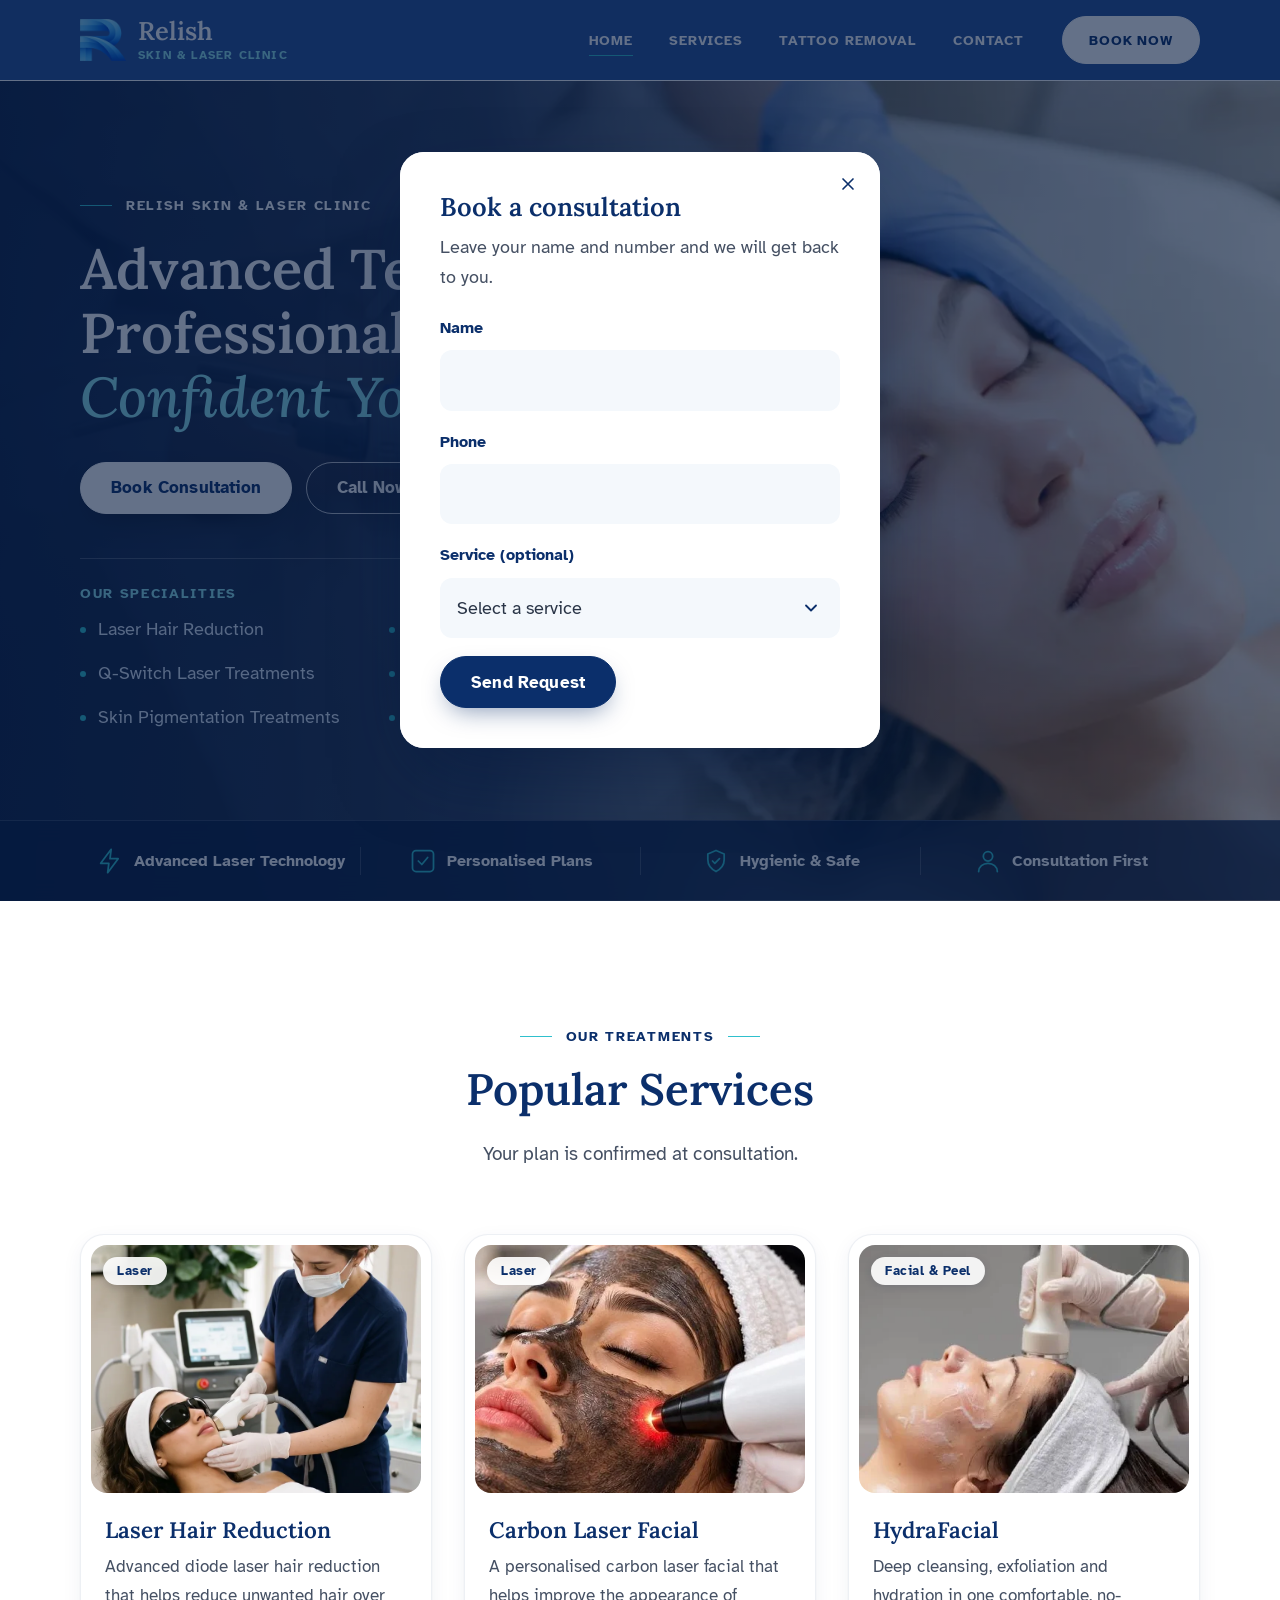
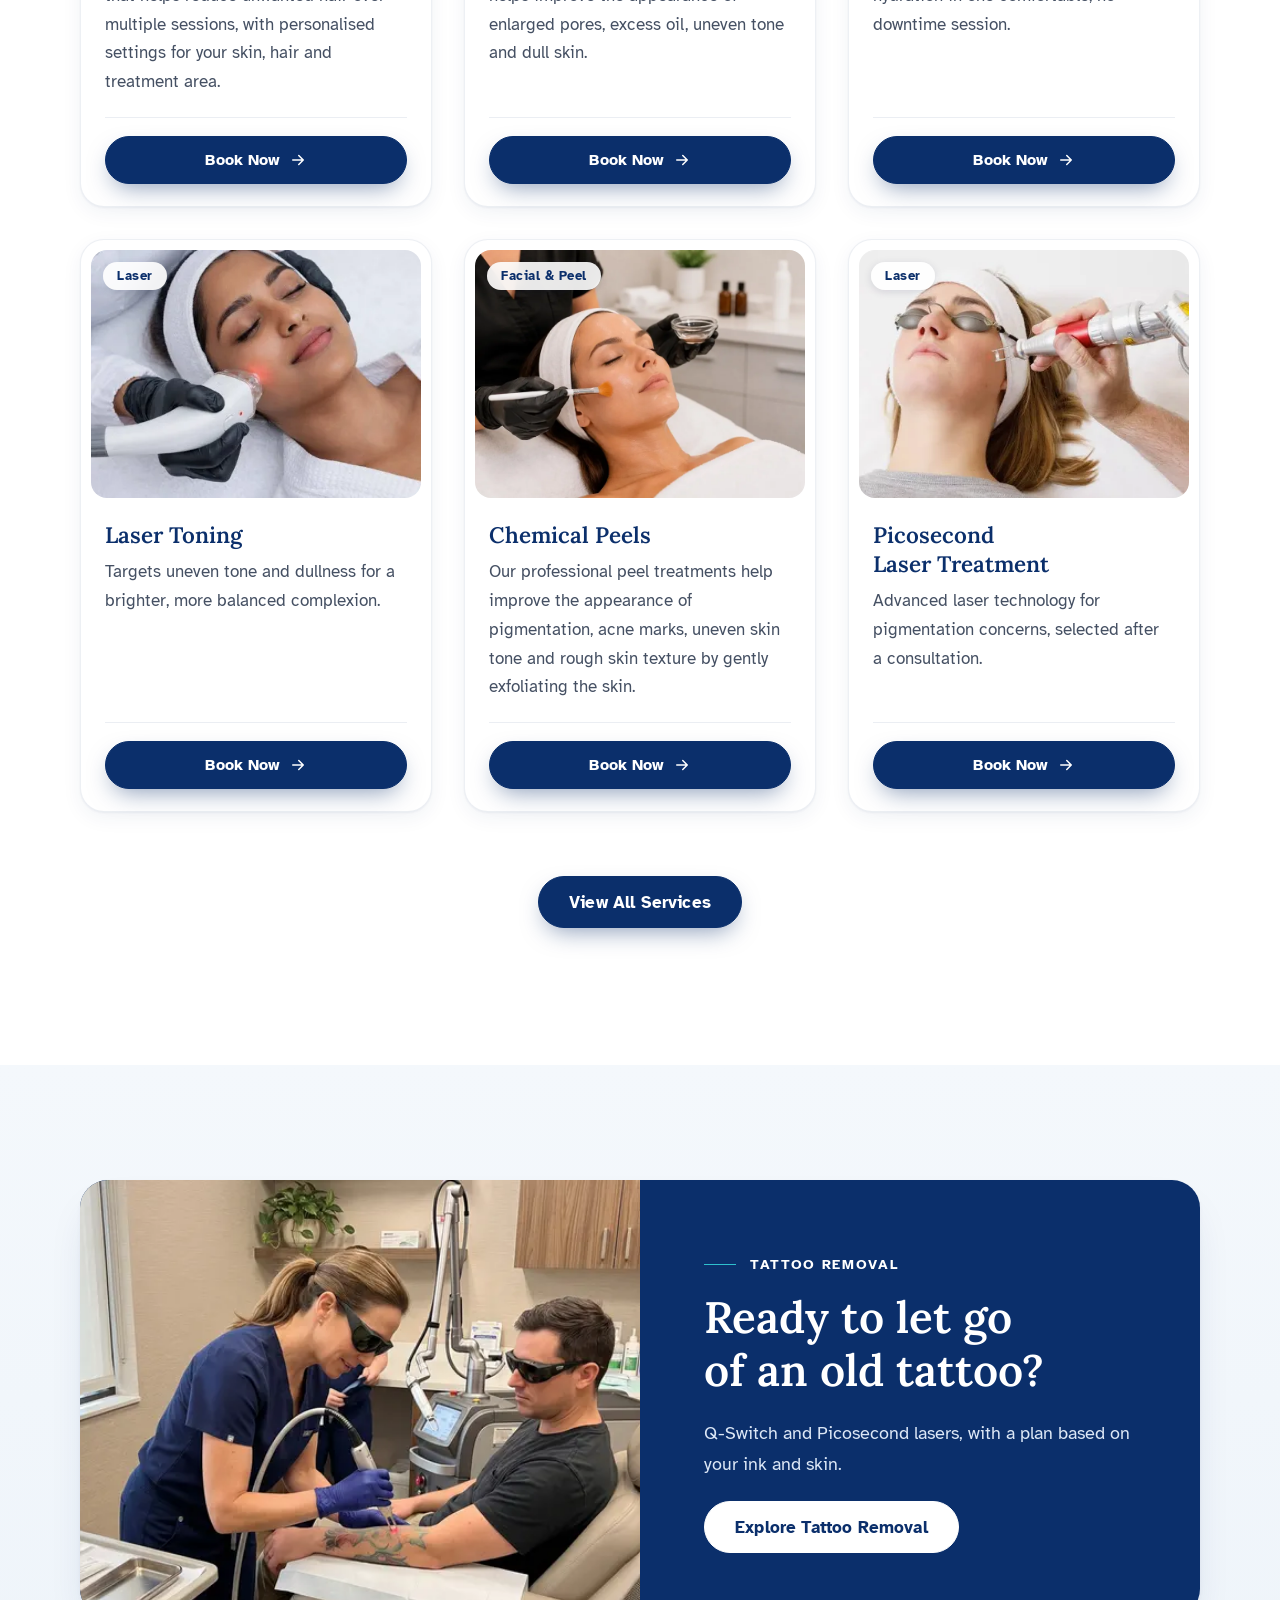
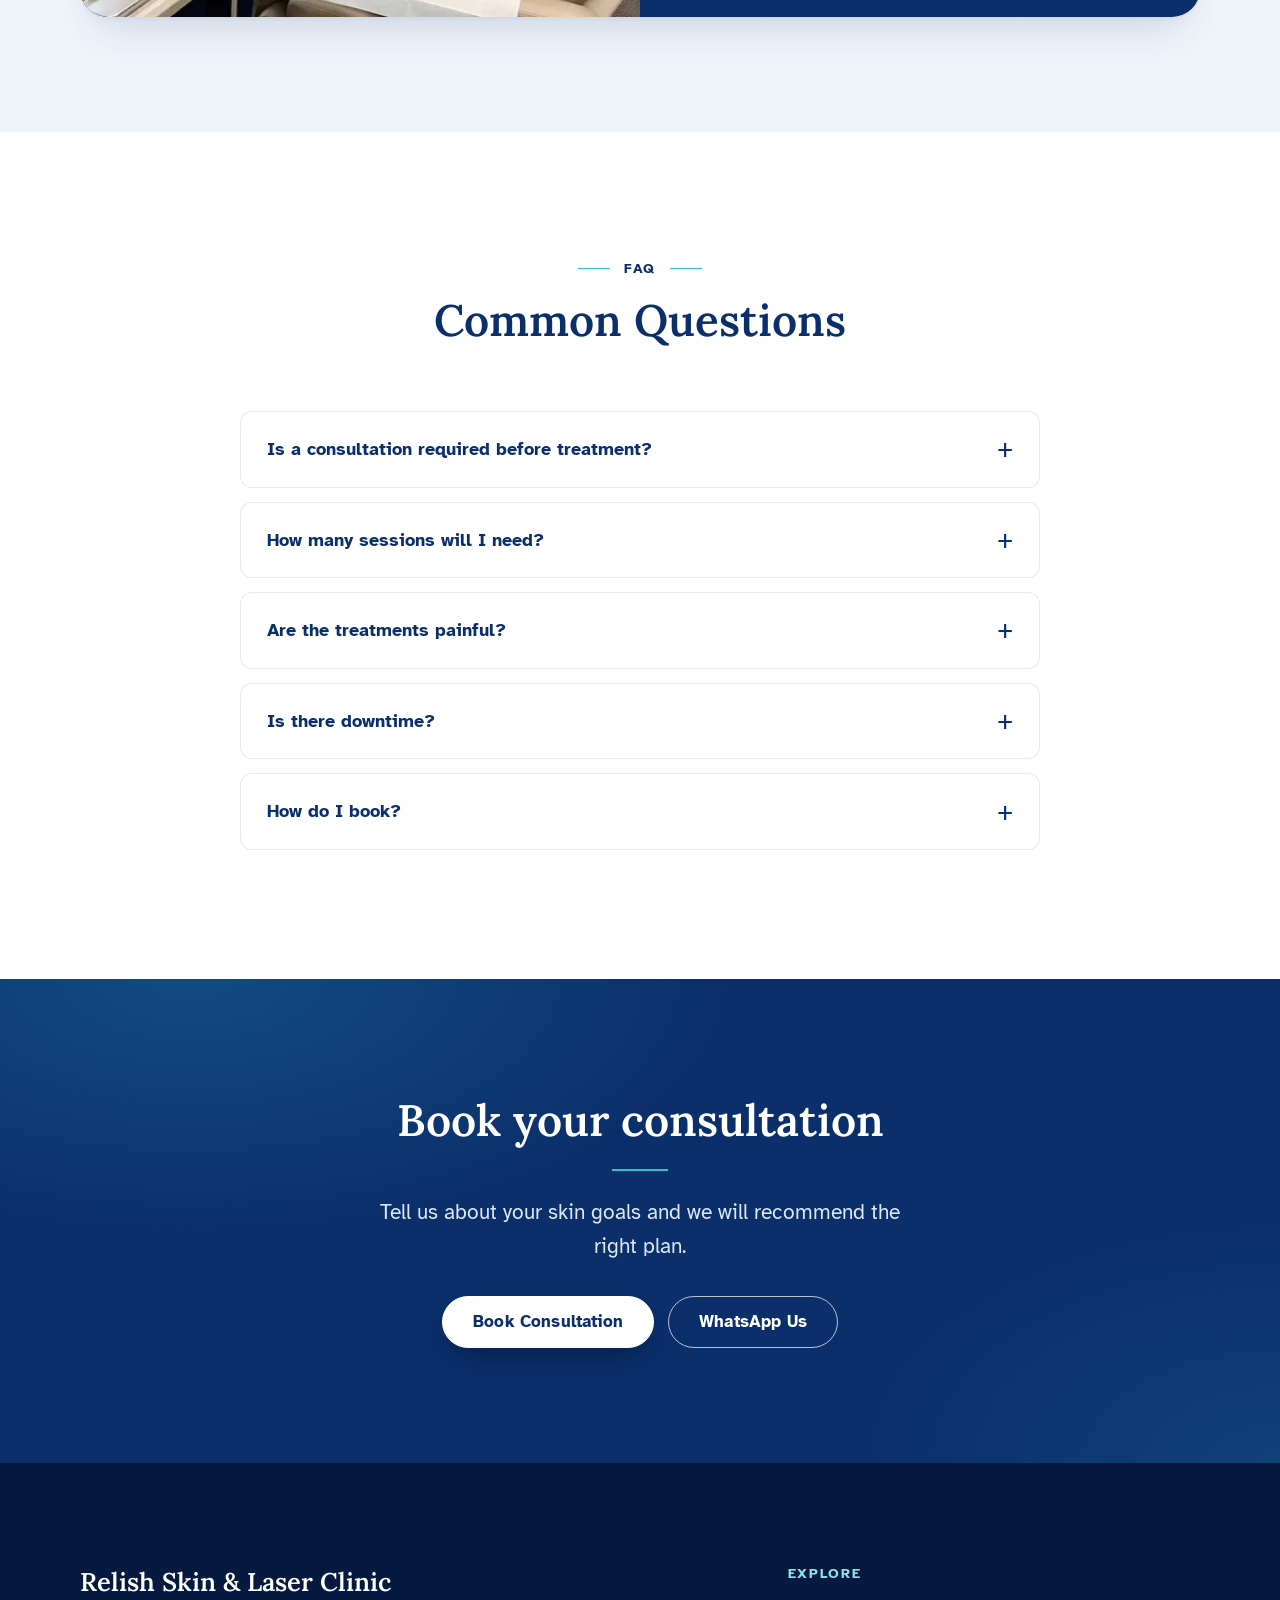
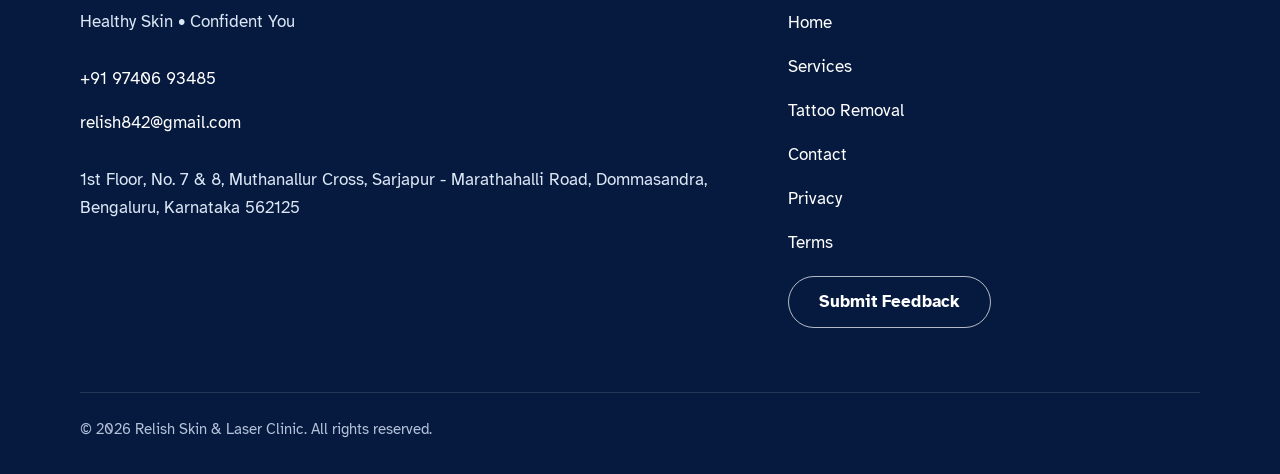
<file: index.html>
<!DOCTYPE html>
<html lang="en">
<head>
<meta charset="utf-8">
<meta name="viewport" content="width=device-width,initial-scale=1">
<title>Relish Skin &amp; Laser Clinic | Healthy Skin. Confident You.</title>
<meta name="description" content="Laser skin treatments, HydraFacial, chemical peels and tattoo removal. Book a consultation at Relish Skin &amp; Laser Clinic.">
<meta name="theme-color" content="#0B2F6B">
<link rel="canonical" href="https://www.relishclinic.com/">
<meta property="og:type" content="website">
<meta property="og:site_name" content="Relish Skin &amp; Laser Clinic">
<meta property="og:title" content="Relish Skin &amp; Laser Clinic | Healthy Skin. Confident You.">
<meta property="og:description" content="Laser skin treatments, HydraFacial, chemical peels and tattoo removal. Book a consultation at Relish Skin &amp; Laser Clinic.">
<meta property="og:url" content="https://www.relishclinic.com/">
<meta property="og:image" content="https://www.relishclinic.com/assets/img/og-image.png">
<meta property="og:image:width" content="1200">
<meta property="og:image:height" content="630">
<meta name="twitter:card" content="summary_large_image">
<meta name="twitter:title" content="Relish Skin &amp; Laser Clinic | Healthy Skin. Confident You.">
<meta name="twitter:description" content="Laser skin treatments, HydraFacial, chemical peels and tattoo removal. Book a consultation at Relish Skin &amp; Laser Clinic.">
<meta name="twitter:image" content="https://www.relishclinic.com/assets/img/og-image.png">
<link rel="icon" href="/assets/favicon.ico" sizes="32x32">
<link rel="icon" href="/assets/favicon-32.png" type="image/png" sizes="32x32">
<link rel="apple-touch-icon" href="/assets/apple-touch-icon.png">
<link rel="manifest" href="/assets/site.webmanifest">
<link rel="preload" as="image" media="(max-width:767px)" href="assets/img/hero-bg-m-720.webp" imagesrcset="assets/img/hero-bg-m-720.webp 720w, assets/img/hero-bg-m-1080.webp 1080w" imagesizes="100vw" fetchpriority="high">
<link rel="preload" as="image" media="(min-width:768px)" href="assets/img/hero-bg-1600.webp" imagesrcset="assets/img/hero-bg-900.webp 900w, assets/img/hero-bg-1600.webp 1600w, assets/img/hero-bg-2400.webp 2400w" imagesizes="100vw" fetchpriority="high">
<script>document.documentElement.classList.add("js")</script>
<link rel="preload" as="font" type="font/woff2" crossorigin href="assets/fonts/lora-600.woff2">
<link rel="preload" as="font" type="font/woff2" crossorigin href="assets/fonts/atkinson-400.woff2">
<link rel="stylesheet" href="css/style.min.css">
<script type="application/ld+json">
{
  "@context": "https://schema.org",
  "@type": "MedicalBusiness",
  "name": "Relish Skin & Laser Clinic",
  "url": "https://www.relishclinic.com/",
  "logo": "https://www.relishclinic.com/assets/icon-512.png",
  "image": "https://www.relishclinic.com/assets/img/og-image.png",
  "slogan": "Healthy Skin. Confident You.",
  "description": "Laser skin treatments, HydraFacial, chemical peels and tattoo removal.",
  "hasOfferCatalog": {
    "@type": "OfferCatalog",
    "name": "Treatments",
    "itemListElement": [
      {
        "@type": "Offer",
        "priceCurrency": "INR",
        "price": "3999",
        "itemOffered": {
          "@type": "Service",
          "name": "Full Body Skin Toning"
        }
      },
      {
        "@type": "Offer",
        "priceCurrency": "INR",
        "price": "4999",
        "itemOffered": {
          "@type": "Service",
          "name": "Body Pigmentation Treatment"
        }
      },
      {
        "@type": "Offer",
        "priceCurrency": "INR",
        "price": "2999",
        "itemOffered": {
          "@type": "Service",
          "name": "Skin Brightening Treatment"
        }
      },
      {
        "@type": "Offer",
        "priceCurrency": "INR",
        "price": "2500",
        "itemOffered": {
          "@type": "Service",
          "name": "Laser Skin Rejuvenation"
        }
      },
      {
        "@type": "Offer",
        "priceCurrency": "INR",
        "price": "2999",
        "itemOffered": {
          "@type": "Service",
          "name": "Laser Toning"
        }
      },
      {
        "@type": "Offer",
        "priceCurrency": "INR",
        "price": "2999",
        "itemOffered": {
          "@type": "Service",
          "name": "Carbon Laser Facial"
        }
      },
      {
        "@type": "Offer",
        "priceCurrency": "INR",
        "price": "3999",
        "itemOffered": {
          "@type": "Service",
          "name": "Q-Switch Laser Treatment"
        }
      },
      {
        "@type": "Offer",
        "priceCurrency": "INR",
        "price": "3999",
        "itemOffered": {
          "@type": "Service",
          "name": "Picosecond Laser Treatment"
        }
      },
      {
        "@type": "Offer",
        "priceCurrency": "INR",
        "price": "1999",
        "itemOffered": {
          "@type": "Service",
          "name": "Laser Hair Reduction"
        }
      },
      {
        "@type": "Offer",
        "priceCurrency": "INR",
        "price": "2999",
        "itemOffered": {
          "@type": "Service",
          "name": "Chemical Peels"
        }
      },
      {
        "@type": "Offer",
        "priceCurrency": "INR",
        "price": "1999",
        "itemOffered": {
          "@type": "Service",
          "name": "HydraFacial"
        }
      },
      {
        "@type": "Offer",
        "priceCurrency": "INR",
        "price": "2999",
        "itemOffered": {
          "@type": "Service",
          "name": "Skin Booster"
        }
      }
    ]
  },
  "telephone": "+919740693485",
  "email": "relish842@gmail.com",
  "address": {
    "@type": "PostalAddress",
    "streetAddress": "1st Floor, No. 7 & 8, Muthanallur Cross, Sarjapur - Marathahalli Road, Dommasandra",
    "addressLocality": "Bengaluru",
    "addressRegion": "Karnataka",
    "postalCode": "562125",
    "addressCountry": "IN"
  }
}
</script>
<script src="js/main.min.js" defer></script>
</head>
<body>
<a class="skip-link" href="#main">Skip to content</a>
<dialog class="modal" id="enquiry" tabindex="-1" aria-labelledby="enquiry-title">
  <button class="modal__close" type="button" data-modal-close aria-label="Close"><svg viewBox="0 0 24 24" aria-hidden="true"><path d="M6 6l12 12M18 6 6 18"/></svg></button>
  <form class="form modal__form" id="popup-form" data-lead novalidate>
    <h2 id="enquiry-title">Book a consultation</h2>
    <p class="modal__lead">Leave your name and number and we will get back to you.</p>
    <div class="field"><label for="pu-name">Name</label><input id="pu-name" name="name" type="text" autocomplete="name" required><span class="error" role="alert"></span></div>
    <div class="field"><label for="pu-phone">Phone</label><input id="pu-phone" name="phone" type="tel" autocomplete="tel" inputmode="tel" required><span class="error" role="alert"></span></div>
    <div class="field"><label for="pu-service">Service (optional)</label><select id="pu-service" name="service"><option value="">Select a service</option><option>Full Body Skin Toning</option><option>Body Pigmentation Treatment</option><option>Skin Brightening Treatment</option><option>Laser Skin Rejuvenation</option><option>Laser Toning</option><option>Carbon Laser Facial</option><option>Q-Switch Laser Treatment</option><option>Picosecond Laser Treatment</option><option>Laser Hair Reduction</option><option>Chemical Peels</option><option>HydraFacial</option><option>Skin Booster</option><option>Tattoo Removal</option><option>Not sure / General enquiry</option></select></div>
    <input type="hidden" name="message" value="Enquiry sent from the website pop-up">
    <div class="hp" aria-hidden="true"><label>Leave empty<input type="text" name="website" tabindex="-1" autocomplete="off"></label></div>
    <button class="btn btn--primary" type="submit">Send Request</button>
    <div class="form-status" role="status" aria-live="polite"></div>
  </form>
</dialog>
<script>(function(){var d=document.getElementById("enquiry");if(!d||!d.showModal)return;try{if(sessionStorage.getItem("relish-enquiry-sent"))return}catch(e){}var n=performance.getEntriesByType&&performance.getEntriesByType("navigation")[0],t=n?n.type:(performance.navigation&&performance.navigation.type===1?"reload":"navigate"),inner=false;try{inner=!!document.referrer&&new URL(document.referrer).host===location.host}catch(e){}if(t==="reload"||(t==="navigate"&&!inner)){d.showModal();d.focus();document.body.classList.add("no-scroll")}})()</script>
<header class="site-header">
  <div class="container site-header__inner">
    <a class="logo" href="/">
      <img src="assets/logo-112.webp" alt="" width="46" height="46">
      <span class="logo__text">Relish <small>Skin &amp; Laser Clinic</small></span>
    </a>
    <button class="nav-toggle" type="button" aria-expanded="false" aria-controls="site-nav" aria-label="Open menu"><span></span><span></span><span></span></button>
    <nav class="nav" id="site-nav" aria-label="Main">
      <a href="/" aria-current="page">Home</a>
      <a href="services.html">Services</a>
      <a href="tattoo-removal.html">Tattoo Removal</a>
      <a href="contact.html">Contact</a>
      <a class="btn" href="contact.html">Book Now</a>
    </nav>
  </div>
</header>
<main id="main">
  <section class="hero">
    <picture class="hero__bg">
      <source media="(max-width:767px)" srcset="assets/img/hero-bg-m-720.webp 720w, assets/img/hero-bg-m-1080.webp 1080w" sizes="100vw">
      <img src="assets/img/hero-bg-1600.webp" srcset="assets/img/hero-bg-900.webp 900w, assets/img/hero-bg-1600.webp 1600w, assets/img/hero-bg-2400.webp 2400w" sizes="100vw" alt="A client relaxing during a laser skin treatment at Relish Skin &amp; Laser Clinic" width="1600" height="1067" fetchpriority="high" decoding="async">
    </picture>
    <div class="container hero__inner">
      <div class="hero__text">
        <span class="eyebrow">Relish Skin &amp; Laser Clinic</span>
        <h1><span>Advanced Technology.</span> <span>Professional Care.</span> <em>Confident You.</em></h1>
        <div class="hero__actions">
          <a class="btn btn--primary" href="contact.html">Book Consultation</a>
          <a class="btn btn--outline" data-clinic-link="tel" href="#">Call Now</a>
        </div>
        <div class="hero__spec">
          <p class="hero__spec-title">Our Specialities</p>
          <ul class="hero__spec-list">
            <li><a href="services.html#laser-hair-reduction">Laser Hair Reduction</a></li>
            <li><a href="tattoo-removal.html">Tattoo Removal</a></li>
            <li><a href="services.html#q-switch-laser-treatment">Q-Switch Laser Treatments</a></li>
            <li><a href="services.html#carbon-laser-facial">Carbon Laser Facial</a></li>
            <li><a href="services.html#body-pigmentation-treatment">Skin Pigmentation Treatments</a></li>
            <li><a href="services.html#chemical-peels">Chemical Peels</a></li>
          </ul>
        </div>
      </div>
    </div>
    <div class="trust"><div class="container"><ul class="trust__list"><li class="trust__item"><svg viewBox="0 0 24 24" aria-hidden="true"><path d="M13 2 4 14h7l-1 8 9-12h-7z"/></svg><span>Advanced Laser Technology</span></li><li class="trust__item"><svg viewBox="0 0 24 24" aria-hidden="true"><rect x="3" y="3" width="18" height="18" rx="3"/><path d="m8 12 3 3 5-6"/></svg><span>Personalised Plans</span></li><li class="trust__item"><svg viewBox="0 0 24 24" aria-hidden="true"><path d="M12 3 5 6v5c0 4.5 3 8 7 10 4-2 7-5.5 7-10V6z"/><path d="m9 12 2 2 4-4"/></svg><span>Hygienic &amp; Safe</span></li><li class="trust__item"><svg viewBox="0 0 24 24" aria-hidden="true"><circle cx="12" cy="8" r="4"/><path d="M4 21c0-4 3.6-7 8-7s8 3 8 7"/></svg><span>Consultation First</span></li></ul></div></div>
  </section>


  <section class="section" id="popular">
    <div class="container">
      <div class="section-head section-head--center"><span class="eyebrow">Our treatments</span><h2>Popular Services</h2><hr class="divider"><p>Your plan is confirmed at consultation.</p></div>
      <div class="cards">
        <article class="card">
          <div class="card__media"><img src="assets/img/svc-laser-hair-reduction.webp" alt="Practitioner using a laser handpiece on a client wearing protective eyewear, with the laser machine behind" width="800" height="600" loading="lazy" decoding="async"><span class="card__tag">Laser</span></div>
          <div class="card__body">
            <h3>Laser Hair Reduction</h3>
            <p>Advanced diode laser hair reduction that helps reduce unwanted hair over multiple sessions, with personalised settings for your skin, hair and treatment area.</p>
            <div class="card__foot">
              <div class="price"><span class="price__label">Starts at</span><span class="price__value">₹1,999</span></div>
              <a class="btn btn--primary" href="contact.html?service=Laser%20Hair%20Reduction">Book Now<span class="sr-only"> for Laser Hair Reduction</span><svg viewBox="0 0 24 24" aria-hidden="true"><path d="M5 12h14M13 6l6 6-6 6"/></svg></a>
            </div>
          </div>
        </article>
        <article class="card">
          <div class="card__media"><img src="assets/img/svc-carbon-laser-facial.webp" alt="Client with a carbon mask on her face during a laser facial, with a red-light handpiece held near the cheek" width="800" height="600" loading="lazy" decoding="async"><span class="card__tag">Laser</span></div>
          <div class="card__body">
            <h3>Carbon Laser Facial</h3>
            <p>A personalised carbon laser facial that helps improve the appearance of enlarged pores, excess oil, uneven tone and dull skin.</p>
            <div class="card__foot">
              <div class="price"><span class="price__label">Per session</span><span class="price__value">₹2,999</span></div>
              <a class="btn btn--primary" href="contact.html?service=Carbon%20Laser%20Facial">Book Now<span class="sr-only"> for Carbon Laser Facial</span><svg viewBox="0 0 24 24" aria-hidden="true"><path d="M5 12h14M13 6l6 6-6 6"/></svg></a>
            </div>
          </div>
        </article>
        <article class="card">
          <div class="card__media"><img src="assets/img/svc-hydrafacial.webp" alt="Client with eyes closed while a gloved practitioner uses a handheld facial device on the forehead" width="800" height="600" loading="lazy" decoding="async"><span class="card__tag">Facial &amp; Peel</span></div>
          <div class="card__body">
            <h3>HydraFacial</h3>
            <p>Deep cleansing, exfoliation and hydration in one comfortable, no-downtime session.</p>
            <div class="card__foot">
              <div class="price"><span class="price__label">Per session</span><span class="price__value">₹1,999</span></div>
              <a class="btn btn--primary" href="contact.html?service=HydraFacial">Book Now<span class="sr-only"> for HydraFacial</span><svg viewBox="0 0 24 24" aria-hidden="true"><path d="M5 12h14M13 6l6 6-6 6"/></svg></a>
            </div>
          </div>
        </article>
        <article class="card">
          <div class="card__media"><img src="assets/img/svc-laser-toning.webp" alt="Client with eyes closed while a laser handpiece with a red light is used on the cheek" width="800" height="600" loading="lazy" decoding="async"><span class="card__tag">Laser</span></div>
          <div class="card__body">
            <h3>Laser Toning</h3>
            <p>Targets uneven tone and dullness for a brighter, more balanced complexion.</p>
            <div class="card__foot">
              <div class="price"><span class="price__label">Per session</span><span class="price__value">₹2,999</span></div>
              <a class="btn btn--primary" href="contact.html?service=Laser%20Toning">Book Now<span class="sr-only"> for Laser Toning</span><svg viewBox="0 0 24 24" aria-hidden="true"><path d="M5 12h14M13 6l6 6-6 6"/></svg></a>
            </div>
          </div>
        </article>
        <article class="card">
          <div class="card__media"><img src="assets/img/svc-chemical-peels.webp" alt="Practitioner in black gloves applying a peel to a client's cheek with a fan brush, holding a small bowl of solution" width="800" height="600" loading="lazy" decoding="async"><span class="card__tag">Facial &amp; Peel</span></div>
          <div class="card__body">
            <h3>Chemical Peels</h3>
            <p>Our professional peel treatments help improve the appearance of pigmentation, acne marks, uneven skin tone and rough skin texture by gently exfoliating the skin.</p>
            <div class="card__foot">
              <div class="price"><span class="price__label">Per session</span><span class="price__value">₹2,999</span></div>
              <a class="btn btn--primary" href="contact.html?service=Chemical%20Peels">Book Now<span class="sr-only"> for Chemical Peels</span><svg viewBox="0 0 24 24" aria-hidden="true"><path d="M5 12h14M13 6l6 6-6 6"/></svg></a>
            </div>
          </div>
        </article>
        <article class="card">
          <div class="card__media"><img src="assets/img/svc-picosecond-laser.webp" alt="Client wearing protective eyewear while a laser handpiece is used near the cheek" width="800" height="600" loading="lazy" decoding="async"><span class="card__tag">Laser</span></div>
          <div class="card__body">
            <h3>Picosecond Laser Treatment</h3>
            <p>Advanced laser technology for pigmentation concerns, selected after a consultation.</p>
            <div class="card__foot">
              <div class="price"><span class="price__label">Per session</span><span class="price__value">₹3,999</span></div>
              <a class="btn btn--primary" href="contact.html?service=Picosecond%20Laser%20Treatment">Book Now<span class="sr-only"> for Picosecond Laser Treatment</span><svg viewBox="0 0 24 24" aria-hidden="true"><path d="M5 12h14M13 6l6 6-6 6"/></svg></a>
            </div>
          </div>
        </article>
      </div>
      <p class="center"><a class="btn btn--primary" href="services.html">View All Services</a></p>
    </div>
  </section>


  <section class="section section--mist">
    <div class="container">
      <div class="banner">
        <div class="banner__media"><img src="assets/img/tattoo-banner-800.webp" srcset="assets/img/tattoo-banner-800.webp 800w, assets/img/tattoo-banner-1400.webp 1400w" sizes="(min-width:768px) 50vw, 100vw" alt="A clinician performing laser tattoo removal on a patient's forearm, both wearing protective eyewear" width="1400" height="692" loading="lazy" decoding="async"></div>
        <div class="banner__body">
          <span class="eyebrow">Tattoo Removal</span><h2>Ready to let go of an old tattoo?</h2>
          <p>Q-Switch and Picosecond lasers, with a plan based on your ink and skin.</p>
          <a class="btn" href="tattoo-removal.html">Explore Tattoo Removal</a>
        </div>
      </div>
    </div>
  </section>

  <section class="section" id="reviews" aria-labelledby="reviews-title" hidden>
    <div class="container">
      <div class="section-head section-head--center"><span class="eyebrow">Patient reviews</span><h2 id="reviews-title">What our patients say</h2></div>
      <div class="reviews" data-reviews></div>
    </div>
  </section>

  <section class="section" id="faq">
    <div class="container">
      <div class="section-head section-head--center"><span class="eyebrow">FAQ</span><h2>Common Questions</h2><hr class="divider"></div>
      <div class="faq"><details><summary>Is a consultation required before treatment?</summary><p>Yes. A short consultation lets our team understand your skin and goals and recommend the right treatment.</p></details><details><summary>How many sessions will I need?</summary><p>It depends on the treatment, your skin and your goals. We will give you an honest estimate at your consultation.</p></details><details><summary>Are the treatments painful?</summary><p>Most people find them comfortable. Sensation varies by treatment and person, and we will explain what to expect beforehand.</p></details><details><summary>Is there downtime?</summary><p>Many treatments, such as HydraFacial, have little or none. We will explain aftercare for your specific treatment.</p></details><details><summary>How do I book?</summary><p>Use the Book Consultation button, call us, or message us on WhatsApp.</p></details></div>
    </div>
  </section>

  <section class="section cta">
    <div class="container">
      <h2>Book your consultation</h2><hr class="divider">
      <p class="lead">Tell us about your skin goals and we will recommend the right plan.</p>
      <div class="hero__actions">
        <a class="btn btn--primary" href="contact.html">Book Consultation</a>
        <a class="btn btn--outline" data-clinic-link="wa" href="#">WhatsApp Us</a>
      </div>
    </div>
  </section>
</main>
<footer class="site-footer">
  <div class="container">
    <div class="footer-grid">
      <div>
        <h3>Relish Skin &amp; Laser Clinic</h3>
        <p>Healthy Skin • Confident You</p>
        <p><a data-clinic-link="tel" href="#"><span data-clinic="phone"></span></a><br>
        <a data-clinic-link="mailto" href="#"><span data-clinic="email"></span></a></p>
        <p data-clinic="address"></p>
      </div>
      <div>
        <h3>Explore</h3>
        <ul class="footer-links">
          <li><a href="/">Home</a></li><li><a href="services.html">Services</a></li>
          <li><a href="tattoo-removal.html">Tattoo Removal</a></li>
          <li><a href="contact.html">Contact</a></li><li><a href="privacy.html">Privacy</a></li><li><a href="terms.html">Terms</a></li>
        </ul>
      </div>
    </div>
    <p class="footer-bottom">&copy; <span data-year>2026</span> Relish Skin &amp; Laser Clinic. All rights reserved.</p>
  </div>
</footer>
<div class="float-actions">
  <a class="wa" data-clinic-link="wa" href="#" aria-label="Chat on WhatsApp"><svg viewBox="0 0 24 24" aria-hidden="true"><path d="M12 2a10 10 0 0 0-8.6 15L2 22l5.2-1.4A10 10 0 1 0 12 2Zm5.7 14.2c-.2.7-1.4 1.300-2 1.400-.5.1-1.200.1-1.900-.1-.4-.1-1-.3-1.700-.6-3-1.300-4.900-4.300-5-4.500-.1-.2-1.200-1.600-1.200-3s.8-2.100 1-2.400c.3-.3.600-.3.800-.3h.6c.2 0 .4 0 .6.500l.8 2c.1.200.1.300 0 .5l-.3.500-.4.400c-.1.200-.3.300-.1.600.2.300.8 1.300 1.700 2.100 1.100 1 2.100 1.300 2.400 1.500.3.100.5.100.6-.1l.9-1.100c.2-.3.400-.2.600-.1l1.900.9c.3.100.5.200.5.300.1.200.1.800-.1 1.400Z"/></svg></a>
  <a class="call" data-clinic-link="tel" href="#" aria-label="Call the clinic"><svg viewBox="0 0 24 24" aria-hidden="true"><path d="M6.6 10.800a15 15 0 0 0 6.600 6.600l2.200-2.200a1 1 0 0 1 1-.2c1.100.4 2.300.6 3.600.6a1 1 0 0 1 1 1V20a1 1 0 0 1-1 1A17 17 0 0 1 3 4a1 1 0 0 1 1-1h3.500a1 1 0 0 1 1 1c0 1.300.2 2.500.6 3.600a1 1 0 0 1-.2 1l-2.300 2.200Z"/></svg></a>
</div>
</body>
</html>
</file>
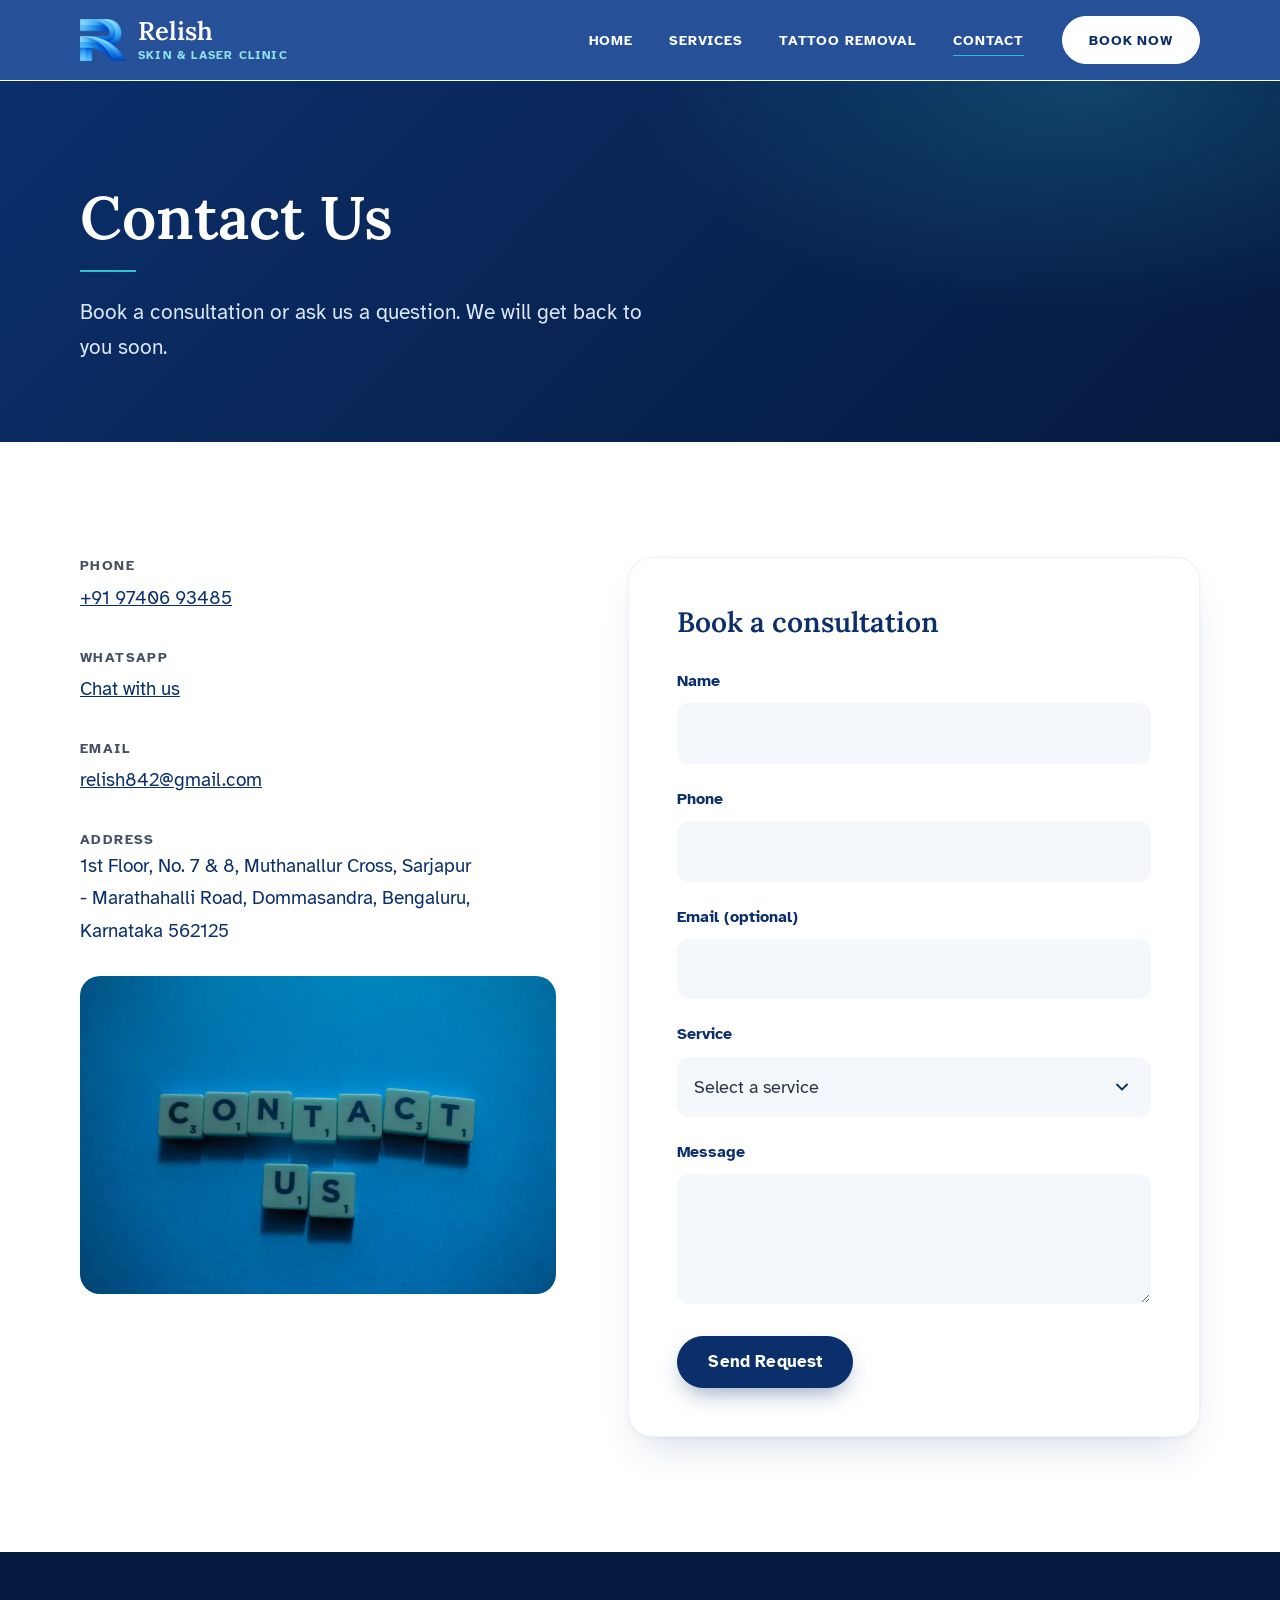
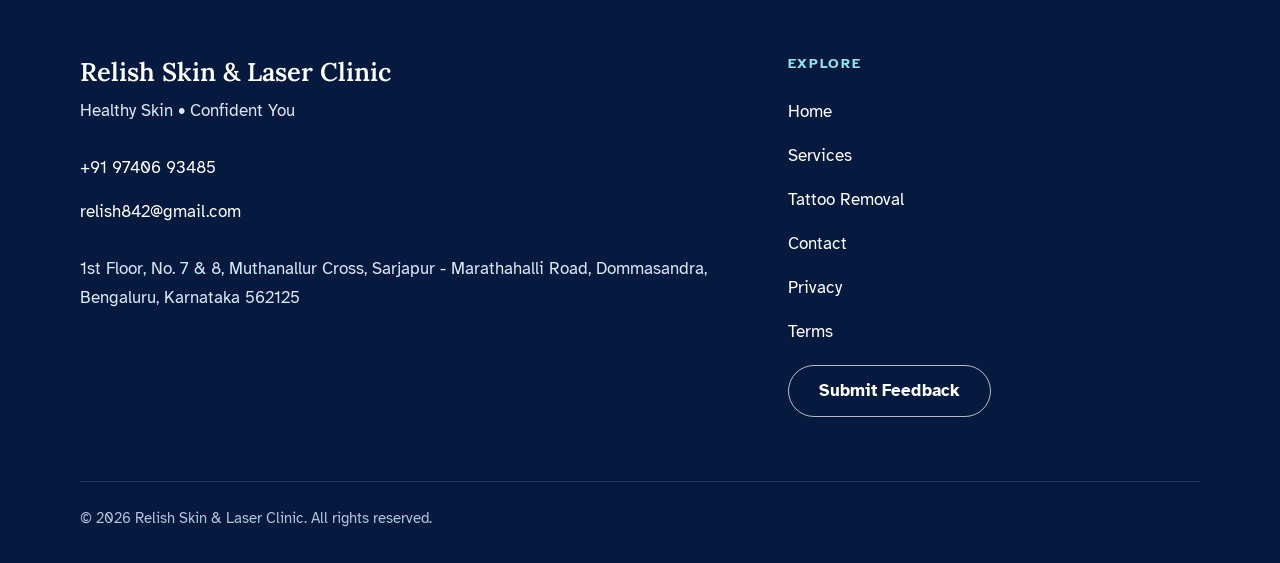
<file: contact.html>
<!DOCTYPE html>
<html lang="en">
<head>
<meta charset="utf-8">
<meta name="viewport" content="width=device-width,initial-scale=1">
<title>Contact &amp; Book a Consultation | Relish Skin Clinic</title>
<meta name="description" content="Contact Relish Skin &amp; Laser Clinic. Call, WhatsApp or send an enquiry to book your skin or laser consultation.">
<meta name="theme-color" content="#0B2F6B">
<link rel="canonical" href="https://www.relishclinic.com/contact.html">
<meta property="og:type" content="website">
<meta property="og:site_name" content="Relish Skin &amp; Laser Clinic">
<meta property="og:title" content="Contact &amp; Book a Consultation | Relish Skin Clinic">
<meta property="og:description" content="Contact Relish Skin &amp; Laser Clinic. Call, WhatsApp or send an enquiry to book your skin or laser consultation.">
<meta property="og:url" content="https://www.relishclinic.com/contact.html">
<meta property="og:image" content="https://www.relishclinic.com/assets/img/og-image.png">
<meta property="og:image:width" content="1200">
<meta property="og:image:height" content="630">
<meta name="twitter:card" content="summary_large_image">
<meta name="twitter:title" content="Contact &amp; Book a Consultation | Relish Skin Clinic">
<meta name="twitter:description" content="Contact Relish Skin &amp; Laser Clinic. Call, WhatsApp or send an enquiry to book your skin or laser consultation.">
<meta name="twitter:image" content="https://www.relishclinic.com/assets/img/og-image.png">
<link rel="icon" href="/assets/favicon.ico" sizes="32x32">
<link rel="icon" href="/assets/favicon-32.png" type="image/png" sizes="32x32">
<link rel="apple-touch-icon" href="/assets/apple-touch-icon.png">
<link rel="manifest" href="/assets/site.webmanifest">
<script>document.documentElement.classList.add("js")</script>
<link rel="preload" as="font" type="font/woff2" crossorigin href="assets/fonts/lora-600.woff2">
<link rel="preload" as="font" type="font/woff2" crossorigin href="assets/fonts/atkinson-400.woff2">
<link rel="stylesheet" href="css/style.min.css">
<script src="js/main.min.js" defer></script>
</head>
<body>
<a class="skip-link" href="#main">Skip to content</a>
<header class="site-header">
  <div class="container site-header__inner">
    <a class="logo" href="/">
      <img src="assets/logo-112.webp" alt="" width="46" height="46">
      <span class="logo__text">Relish <small>Skin &amp; Laser Clinic</small></span>
    </a>
    <button class="nav-toggle" type="button" aria-expanded="false" aria-controls="site-nav" aria-label="Open menu"><span></span><span></span><span></span></button>
    <nav class="nav" id="site-nav" aria-label="Main">
      <a href="/">Home</a>
      <a href="services.html">Services</a>
      <a href="tattoo-removal.html">Tattoo Removal</a>
      <a href="contact.html" aria-current="page">Contact</a>
      <a class="btn" href="contact.html">Book Now</a>
    </nav>
  </div>
</header>
<main id="main">
<section class="page-hero"><div class="container"><h1>Contact Us</h1><hr class="divider"><p>Book a consultation or ask us a question. We will get back to you soon.</p></div></section>
<section class="section"><div class="container contact-grid">
<div class="contact-info">
<h2 class="sr-only">Our details</h2>
<div><h3>Phone</h3><p><a data-clinic-link="tel" href="#"><span data-clinic="phone"></span></a></p></div>
<div><h3>WhatsApp</h3><p><a data-clinic-link="wa" href="#">Chat with us</a></p></div>
<div><h3>Email</h3><p><a data-clinic-link="mailto" href="#"><span data-clinic="email"></span></a></p></div>
<div><h3>Address</h3><p data-clinic="address"></p></div>
<div class="contact-media"><img src="assets/img/contact-640.webp" srcset="assets/img/contact-640.webp 640w, assets/img/contact-1100.webp 1100w" sizes="(min-width:1024px) 40vw, 100vw" alt="Letter tiles spelling Contact Us" width="1100" height="733" loading="lazy" decoding="async"></div>
</div>
<form class="form" id="contact-form" data-lead novalidate>
<h2>Book a consultation</h2>
<div class="field"><label for="name">Name</label><input id="name" name="name" type="text" autocomplete="name" required><span class="error" role="alert"></span></div>
<div class="field"><label for="phone">Phone</label><input id="phone" name="phone" type="tel" autocomplete="tel" inputmode="tel" required><span class="error" role="alert"></span></div>
<div class="field"><label for="email">Email (optional)</label><input id="email" name="email" type="email" autocomplete="email"><span class="error" role="alert"></span></div>
<div class="field"><label for="service">Service</label><select id="service" name="service"><option value="">Select a service</option><option>Full Body Skin Toning</option><option>Body Pigmentation Treatment</option><option>Skin Brightening Treatment</option><option>Laser Skin Rejuvenation</option><option>Laser Toning</option><option>Carbon Laser Facial</option><option>Q-Switch Laser Treatment</option><option>Picosecond Laser Treatment</option><option>Laser Hair Reduction</option><option>Chemical Peels</option><option>HydraFacial</option><option>Skin Booster</option><option>Tattoo Removal</option><option>Not sure / General enquiry</option></select></div>
<div class="field"><label for="message">Message</label><textarea id="message" name="message"></textarea></div>
<div class="hp" aria-hidden="true"><label>Leave empty<input type="text" name="website" tabindex="-1" autocomplete="off"></label></div>
<button class="btn btn--primary" type="submit">Send Request</button>
<div class="form-status" id="form-status" role="status" aria-live="polite"></div>
</form></div></section>
</main>
<footer class="site-footer">
  <div class="container">
    <div class="footer-grid">
      <div>
        <h3>Relish Skin &amp; Laser Clinic</h3>
        <p>Healthy Skin • Confident You</p>
        <p><a data-clinic-link="tel" href="#"><span data-clinic="phone"></span></a><br>
        <a data-clinic-link="mailto" href="#"><span data-clinic="email"></span></a></p>
        <p data-clinic="address"></p>
      </div>
      <div>
        <h3>Explore</h3>
        <ul class="footer-links">
          <li><a href="/">Home</a></li><li><a href="services.html">Services</a></li>
          <li><a href="tattoo-removal.html">Tattoo Removal</a></li>
          <li><a href="contact.html">Contact</a></li><li><a href="privacy.html">Privacy</a></li><li><a href="terms.html">Terms</a></li>
        </ul>
      </div>
    </div>
    <p class="footer-bottom">&copy; <span data-year>2026</span> Relish Skin &amp; Laser Clinic. All rights reserved.</p>
  </div>
</footer>
<div class="float-actions">
  <a class="wa" data-clinic-link="wa" href="#" aria-label="Chat on WhatsApp"><svg viewBox="0 0 24 24" aria-hidden="true"><path d="M12 2a10 10 0 0 0-8.6 15L2 22l5.2-1.4A10 10 0 1 0 12 2Zm5.7 14.2c-.2.7-1.4 1.300-2 1.400-.5.1-1.200.1-1.900-.1-.4-.1-1-.3-1.700-.6-3-1.300-4.900-4.300-5-4.500-.1-.2-1.200-1.600-1.200-3s.8-2.100 1-2.400c.3-.3.600-.3.800-.3h.6c.2 0 .4 0 .6.500l.8 2c.1.200.1.300 0 .5l-.3.500-.4.400c-.1.200-.3.300-.1.600.2.300.8 1.300 1.700 2.100 1.100 1 2.100 1.300 2.400 1.500.3.100.5.100.6-.1l.9-1.100c.2-.3.400-.2.600-.1l1.900.9c.3.100.5.200.5.300.1.200.1.800-.1 1.400Z"/></svg></a>
  <a class="call" data-clinic-link="tel" href="#" aria-label="Call the clinic"><svg viewBox="0 0 24 24" aria-hidden="true"><path d="M6.6 10.800a15 15 0 0 0 6.600 6.600l2.200-2.200a1 1 0 0 1 1-.2c1.100.4 2.300.6 3.600.6a1 1 0 0 1 1 1V20a1 1 0 0 1-1 1A17 17 0 0 1 3 4a1 1 0 0 1 1-1h3.500a1 1 0 0 1 1 1c0 1.300.2 2.500.6 3.600a1 1 0 0 1-.2 1l-2.300 2.200Z"/></svg></a>
</div>
</body>
</html>
</file>
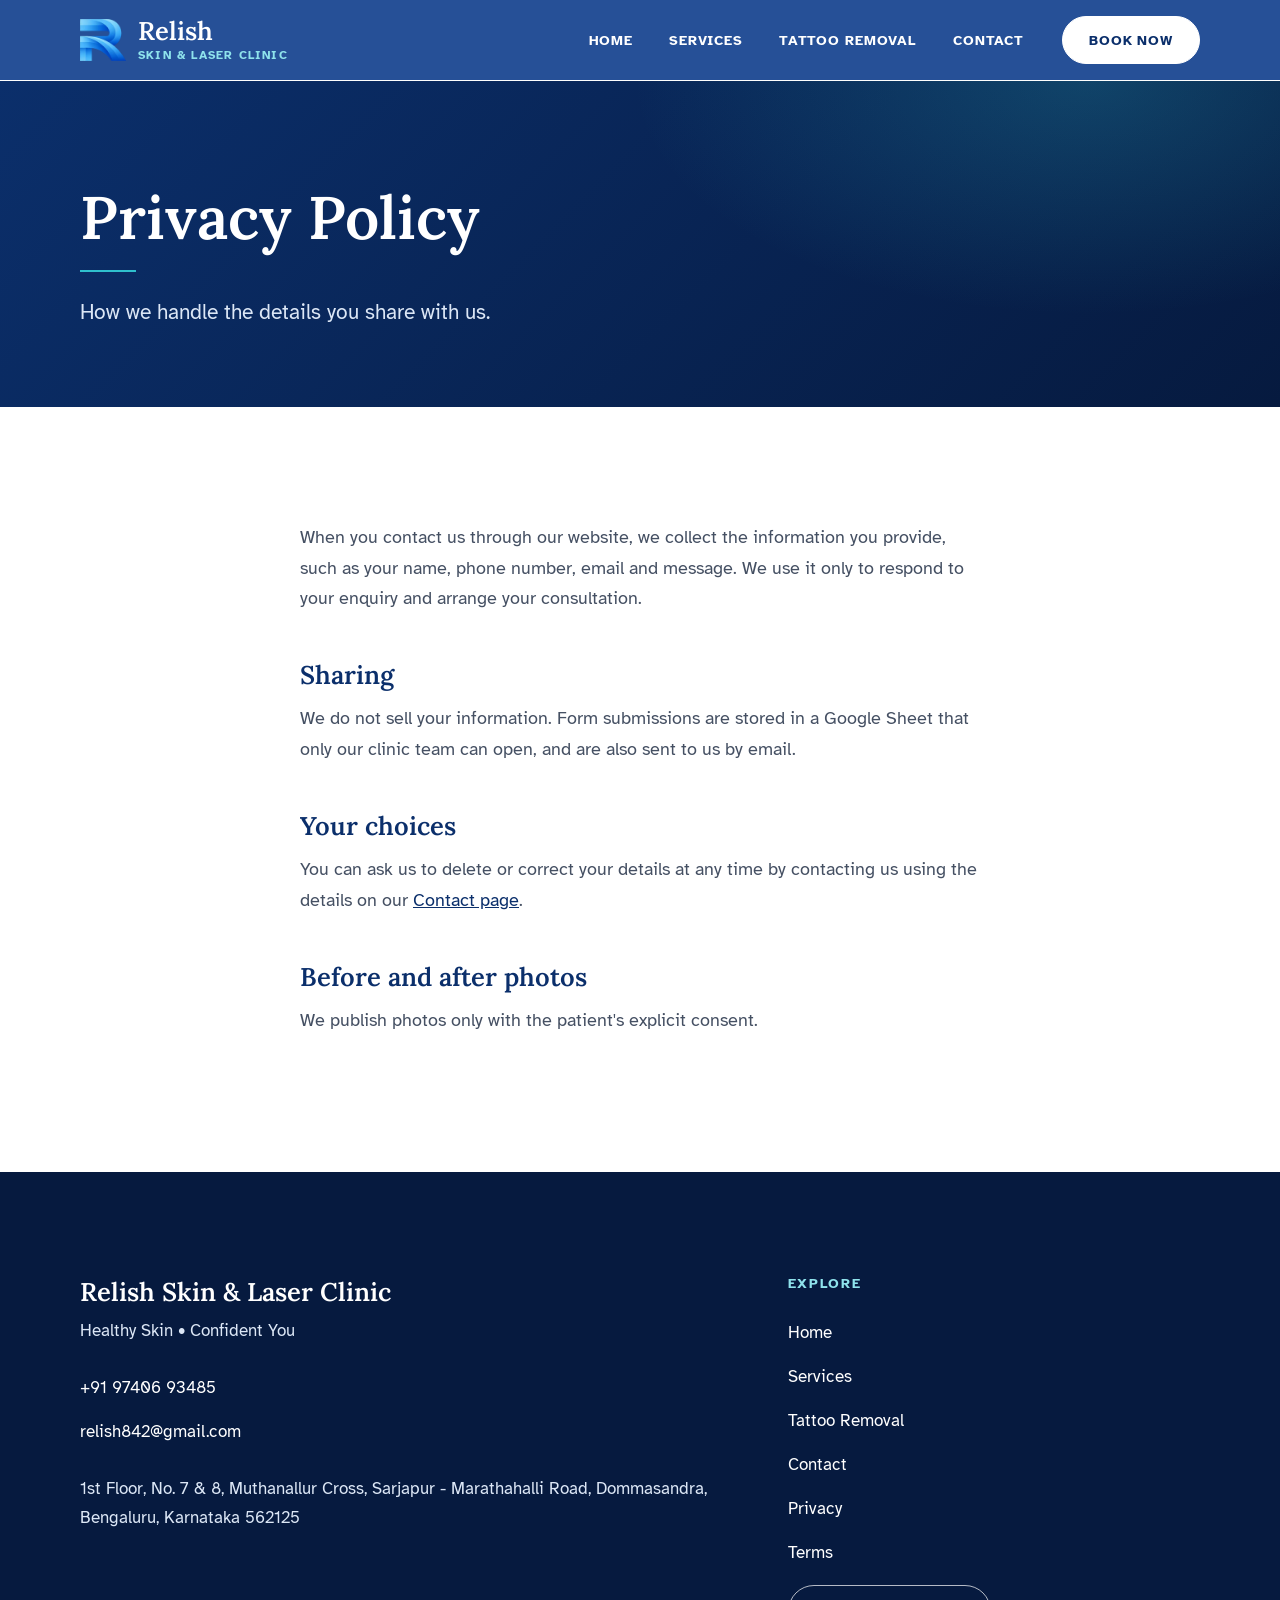
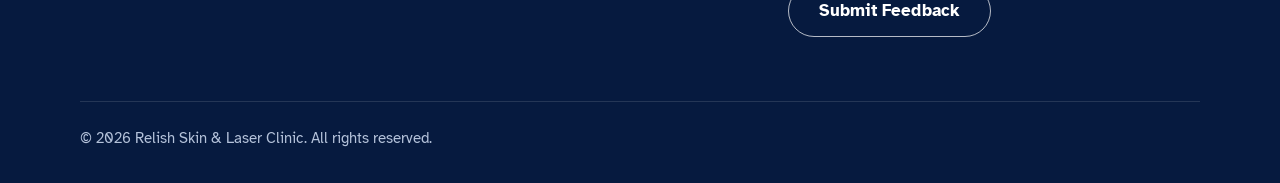
<file: privacy.html>
<!DOCTYPE html>
<html lang="en">
<head>
<meta charset="utf-8">
<meta name="viewport" content="width=device-width,initial-scale=1">
<title>Privacy Policy | Relish Skin &amp; Laser Clinic</title>
<meta name="description" content="How Relish Skin &amp; Laser Clinic collects, uses and protects the information you share through this website.">
<meta name="theme-color" content="#0B2F6B">
<link rel="canonical" href="https://www.relishclinic.com/privacy.html">
<meta property="og:type" content="website">
<meta property="og:site_name" content="Relish Skin &amp; Laser Clinic">
<meta property="og:title" content="Privacy Policy | Relish Skin &amp; Laser Clinic">
<meta property="og:description" content="How Relish Skin &amp; Laser Clinic collects, uses and protects the information you share through this website.">
<meta property="og:url" content="https://www.relishclinic.com/privacy.html">
<meta property="og:image" content="https://www.relishclinic.com/assets/img/og-image.png">
<meta property="og:image:width" content="1200">
<meta property="og:image:height" content="630">
<meta name="twitter:card" content="summary_large_image">
<meta name="twitter:title" content="Privacy Policy | Relish Skin &amp; Laser Clinic">
<meta name="twitter:description" content="How Relish Skin &amp; Laser Clinic collects, uses and protects the information you share through this website.">
<meta name="twitter:image" content="https://www.relishclinic.com/assets/img/og-image.png">
<link rel="icon" href="/assets/favicon.ico" sizes="32x32">
<link rel="icon" href="/assets/favicon-32.png" type="image/png" sizes="32x32">
<link rel="apple-touch-icon" href="/assets/apple-touch-icon.png">
<link rel="manifest" href="/assets/site.webmanifest">
<script>document.documentElement.classList.add("js")</script>
<link rel="preload" as="font" type="font/woff2" crossorigin href="assets/fonts/lora-600.woff2">
<link rel="preload" as="font" type="font/woff2" crossorigin href="assets/fonts/atkinson-400.woff2">
<link rel="stylesheet" href="css/style.min.css">
<script src="js/main.min.js" defer></script>
</head>
<body>
<a class="skip-link" href="#main">Skip to content</a>
<header class="site-header">
  <div class="container site-header__inner">
    <a class="logo" href="/">
      <img src="assets/logo-112.webp" alt="" width="46" height="46">
      <span class="logo__text">Relish <small>Skin &amp; Laser Clinic</small></span>
    </a>
    <button class="nav-toggle" type="button" aria-expanded="false" aria-controls="site-nav" aria-label="Open menu"><span></span><span></span><span></span></button>
    <nav class="nav" id="site-nav" aria-label="Main">
      <a href="/">Home</a>
      <a href="services.html">Services</a>
      <a href="tattoo-removal.html">Tattoo Removal</a>
      <a href="contact.html">Contact</a>
      <a class="btn" href="contact.html">Book Now</a>
    </nav>
  </div>
</header>
<main id="main">
<section class="page-hero"><div class="container"><h1>Privacy Policy</h1><hr class="divider"><p>How we handle the details you share with us.</p></div></section>
<section class="section"><div class="container prose">
<p>When you contact us through our website, we collect the information you provide, such as your name, phone number, email and message. We use it only to respond to your enquiry and arrange your consultation.</p>
<h2>Sharing</h2><p>We do not sell your information. Form submissions are stored in a Google Sheet that only our clinic team can open, and are also sent to us by email.</p>
<h2>Your choices</h2><p>You can ask us to delete or correct your details at any time by contacting us using the details on our <a href="contact.html">Contact page</a>.</p>
<h2>Before and after photos</h2><p>We publish photos only with the patient's explicit consent.</p>
</div></section>
</main>
<footer class="site-footer">
  <div class="container">
    <div class="footer-grid">
      <div>
        <h3>Relish Skin &amp; Laser Clinic</h3>
        <p>Healthy Skin • Confident You</p>
        <p><a data-clinic-link="tel" href="#"><span data-clinic="phone"></span></a><br>
        <a data-clinic-link="mailto" href="#"><span data-clinic="email"></span></a></p>
        <p data-clinic="address"></p>
      </div>
      <div>
        <h3>Explore</h3>
        <ul class="footer-links">
          <li><a href="/">Home</a></li><li><a href="services.html">Services</a></li>
          <li><a href="tattoo-removal.html">Tattoo Removal</a></li>
          <li><a href="contact.html">Contact</a></li><li><a href="privacy.html">Privacy</a></li><li><a href="terms.html">Terms</a></li>
        </ul>
      </div>
    </div>
    <p class="footer-bottom">&copy; <span data-year>2026</span> Relish Skin &amp; Laser Clinic. All rights reserved.</p>
  </div>
</footer>
<div class="float-actions">
  <a class="wa" data-clinic-link="wa" href="#" aria-label="Chat on WhatsApp"><svg viewBox="0 0 24 24" aria-hidden="true"><path d="M12 2a10 10 0 0 0-8.6 15L2 22l5.2-1.4A10 10 0 1 0 12 2Zm5.7 14.2c-.2.7-1.4 1.300-2 1.400-.5.1-1.200.1-1.900-.1-.4-.1-1-.3-1.700-.6-3-1.300-4.900-4.300-5-4.500-.1-.2-1.200-1.600-1.200-3s.8-2.100 1-2.400c.3-.3.600-.3.800-.3h.6c.2 0 .4 0 .6.500l.8 2c.1.200.1.300 0 .5l-.3.500-.4.400c-.1.200-.3.300-.1.600.2.300.8 1.300 1.700 2.100 1.100 1 2.100 1.300 2.400 1.500.3.100.5.100.6-.1l.9-1.100c.2-.3.400-.2.600-.1l1.900.9c.3.100.5.200.5.300.1.200.1.800-.1 1.400Z"/></svg></a>
  <a class="call" data-clinic-link="tel" href="#" aria-label="Call the clinic"><svg viewBox="0 0 24 24" aria-hidden="true"><path d="M6.6 10.800a15 15 0 0 0 6.600 6.600l2.200-2.200a1 1 0 0 1 1-.2c1.100.4 2.300.6 3.600.6a1 1 0 0 1 1 1V20a1 1 0 0 1-1 1A17 17 0 0 1 3 4a1 1 0 0 1 1-1h3.500a1 1 0 0 1 1 1c0 1.300.2 2.500.6 3.600a1 1 0 0 1-.2 1l-2.300 2.200Z"/></svg></a>
</div>
</body>
</html>
</file>
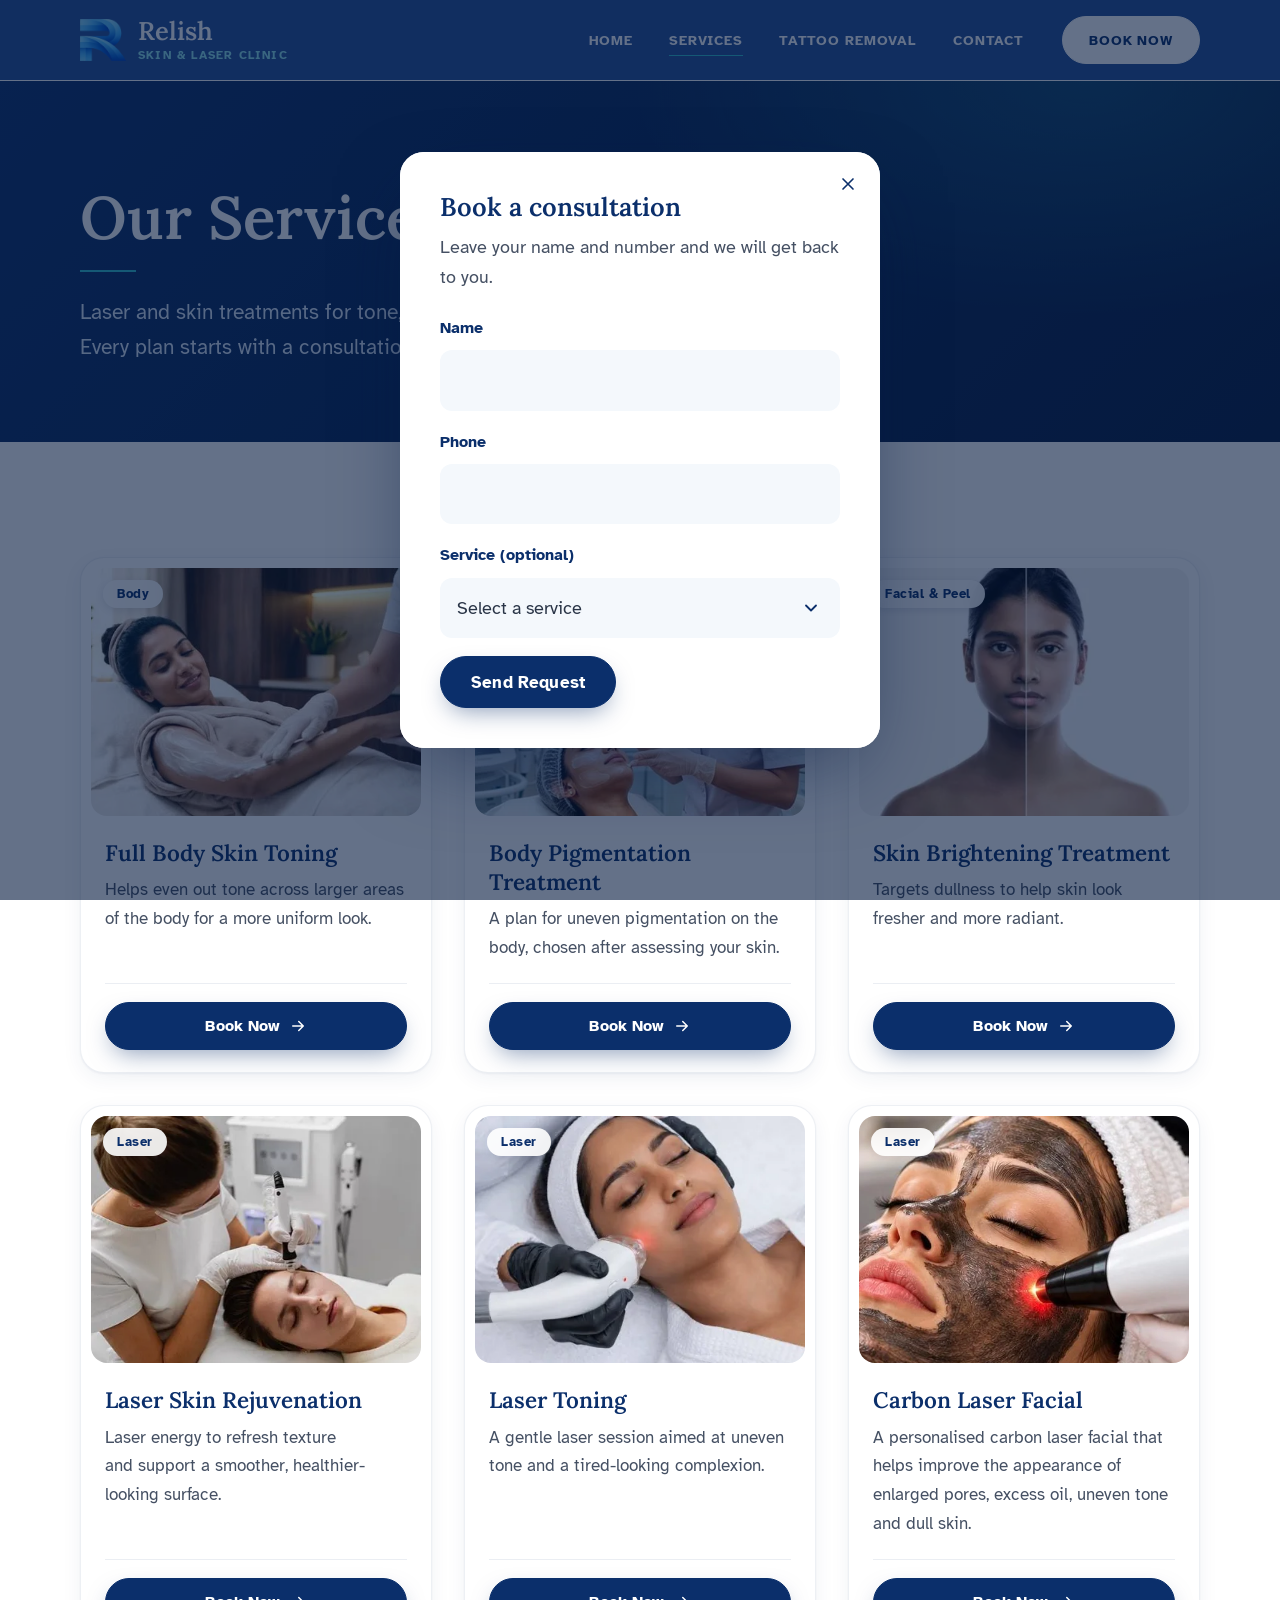
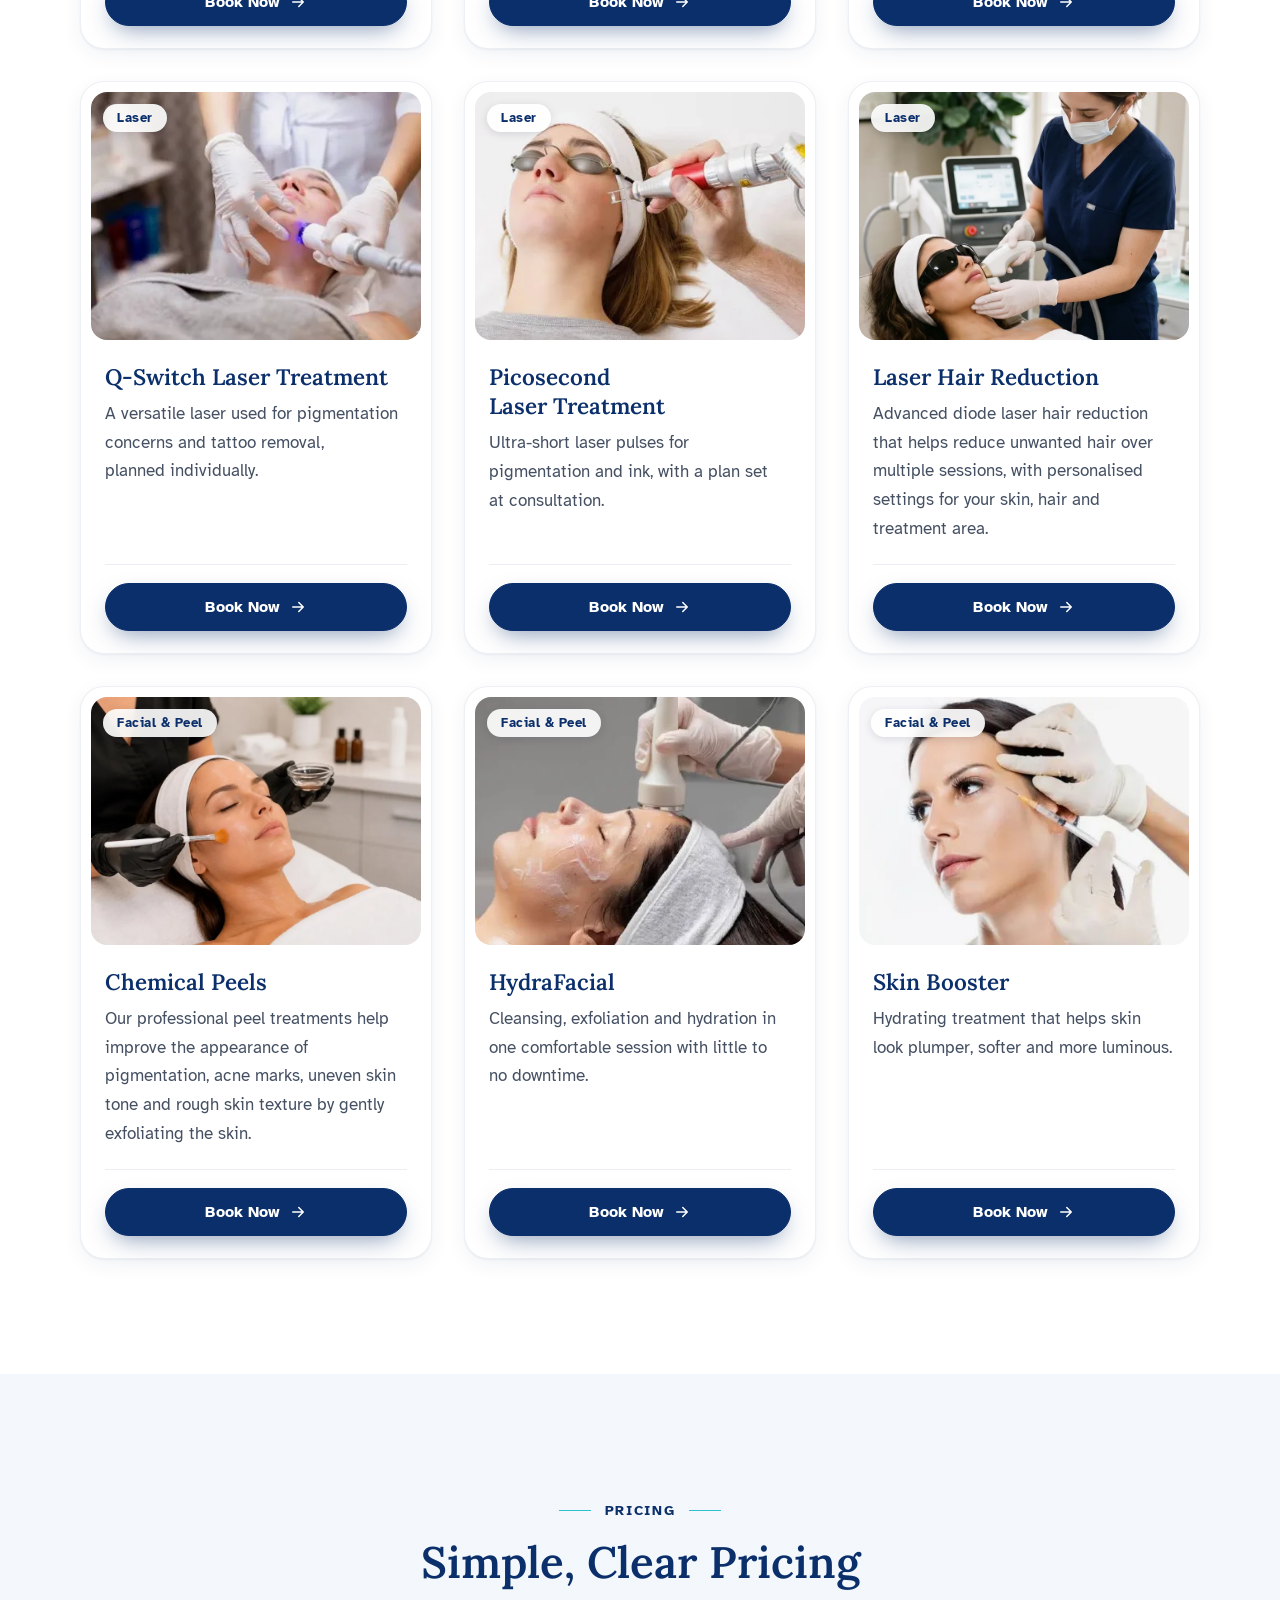
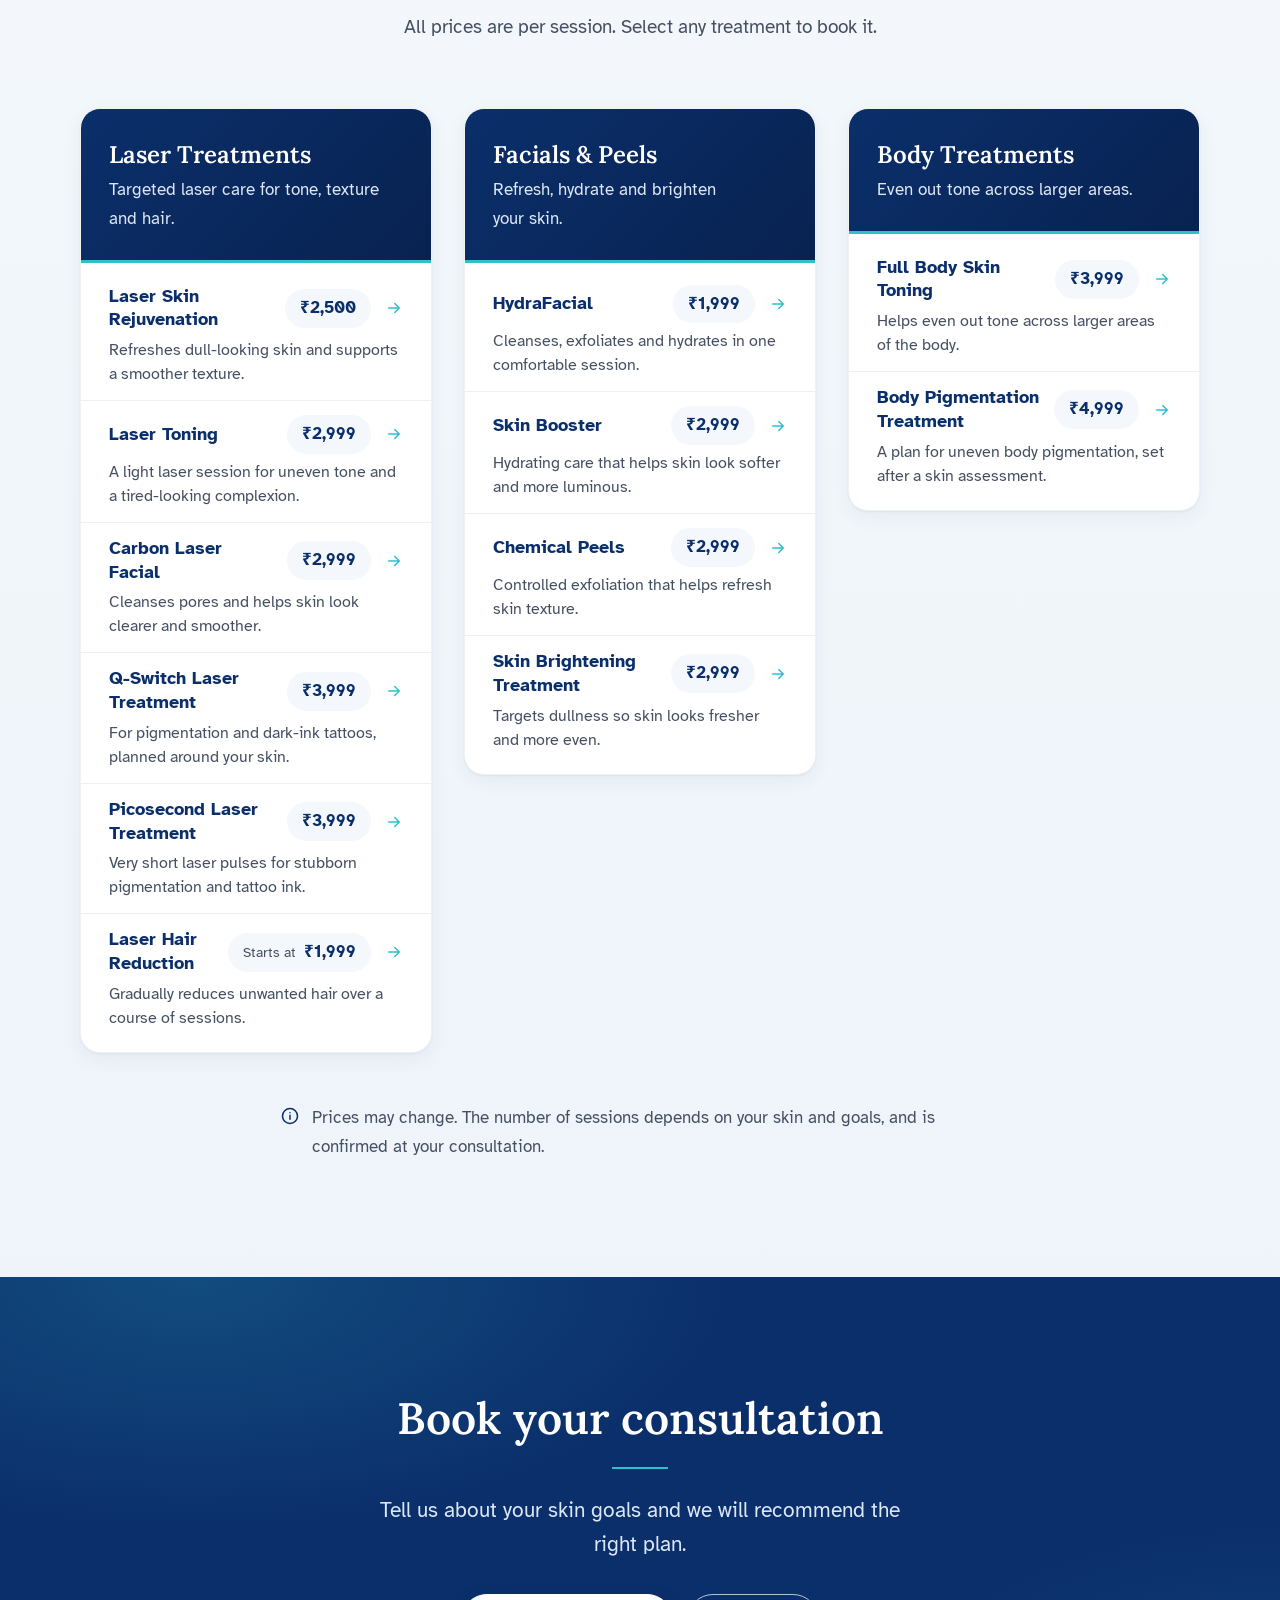
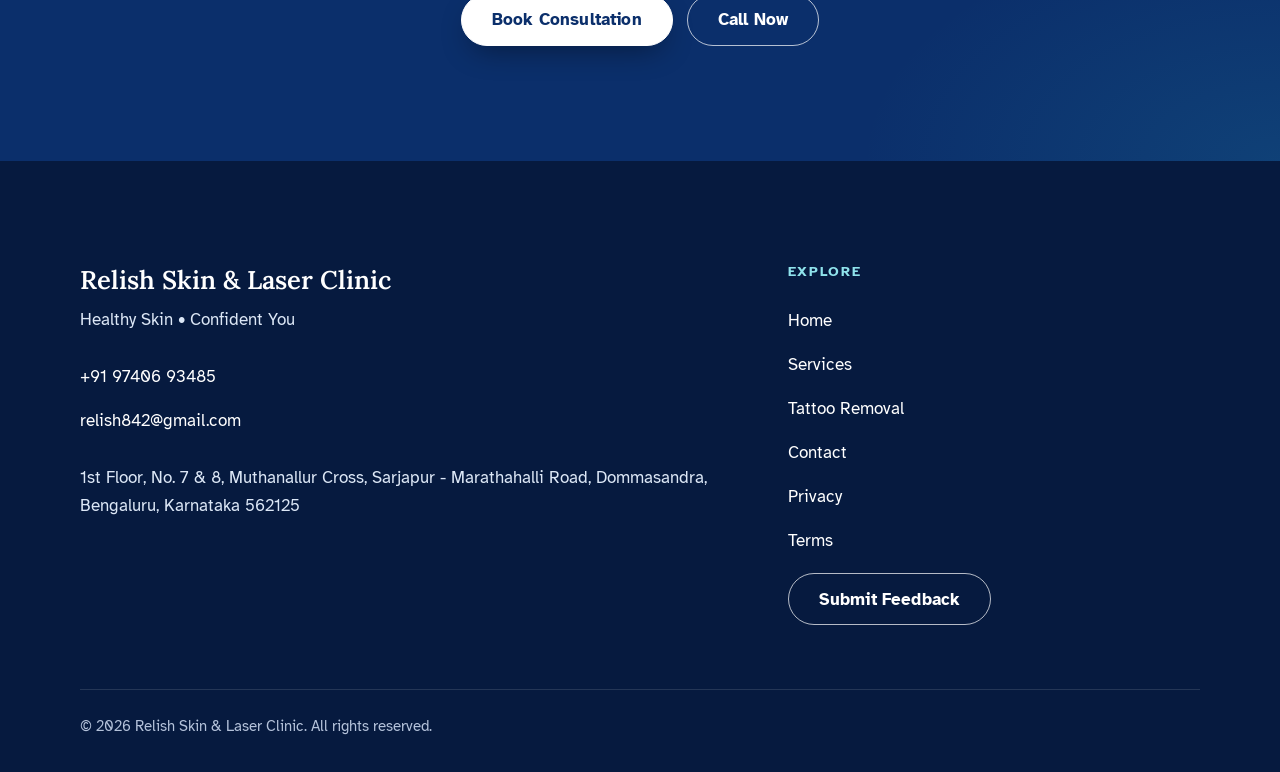
<file: services.html>
<!DOCTYPE html>
<html lang="en">
<head>
<meta charset="utf-8">
<meta name="viewport" content="width=device-width,initial-scale=1">
<title>Skin &amp; Laser Treatments and Prices | Relish Clinic</title>
<meta name="description" content="Explore laser toning, carbon laser facial, HydraFacial, hair reduction, peels and more at Relish Skin &amp; Laser Clinic, with session prices.">
<meta name="theme-color" content="#0B2F6B">
<link rel="canonical" href="https://www.relishclinic.com/services.html">
<meta property="og:type" content="website">
<meta property="og:site_name" content="Relish Skin &amp; Laser Clinic">
<meta property="og:title" content="Skin &amp; Laser Treatments and Prices | Relish Clinic">
<meta property="og:description" content="Explore laser toning, carbon laser facial, HydraFacial, hair reduction, peels and more at Relish Skin &amp; Laser Clinic, with session prices.">
<meta property="og:url" content="https://www.relishclinic.com/services.html">
<meta property="og:image" content="https://www.relishclinic.com/assets/img/og-image.png">
<meta property="og:image:width" content="1200">
<meta property="og:image:height" content="630">
<meta name="twitter:card" content="summary_large_image">
<meta name="twitter:title" content="Skin &amp; Laser Treatments and Prices | Relish Clinic">
<meta name="twitter:description" content="Explore laser toning, carbon laser facial, HydraFacial, hair reduction, peels and more at Relish Skin &amp; Laser Clinic, with session prices.">
<meta name="twitter:image" content="https://www.relishclinic.com/assets/img/og-image.png">
<link rel="icon" href="/assets/favicon.ico" sizes="32x32">
<link rel="icon" href="/assets/favicon-32.png" type="image/png" sizes="32x32">
<link rel="apple-touch-icon" href="/assets/apple-touch-icon.png">
<link rel="manifest" href="/assets/site.webmanifest">
<script>document.documentElement.classList.add("js")</script>
<link rel="preload" as="font" type="font/woff2" crossorigin href="assets/fonts/lora-600.woff2">
<link rel="preload" as="font" type="font/woff2" crossorigin href="assets/fonts/atkinson-400.woff2">
<link rel="stylesheet" href="css/style.min.css">
<script src="js/main.min.js" defer></script>
</head>
<body>
<a class="skip-link" href="#main">Skip to content</a>
<dialog class="modal" id="enquiry" tabindex="-1" aria-labelledby="enquiry-title">
  <button class="modal__close" type="button" data-modal-close aria-label="Close"><svg viewBox="0 0 24 24" aria-hidden="true"><path d="M6 6l12 12M18 6 6 18"/></svg></button>
  <form class="form modal__form" id="popup-form" data-lead novalidate>
    <h2 id="enquiry-title">Book a consultation</h2>
    <p class="modal__lead">Leave your name and number and we will get back to you.</p>
    <div class="field"><label for="pu-name">Name</label><input id="pu-name" name="name" type="text" autocomplete="name" required><span class="error" role="alert"></span></div>
    <div class="field"><label for="pu-phone">Phone</label><input id="pu-phone" name="phone" type="tel" autocomplete="tel" inputmode="tel" required><span class="error" role="alert"></span></div>
    <div class="field"><label for="pu-service">Service (optional)</label><select id="pu-service" name="service"><option value="">Select a service</option><option>Full Body Skin Toning</option><option>Body Pigmentation Treatment</option><option>Skin Brightening Treatment</option><option>Laser Skin Rejuvenation</option><option>Laser Toning</option><option>Carbon Laser Facial</option><option>Q-Switch Laser Treatment</option><option>Picosecond Laser Treatment</option><option>Laser Hair Reduction</option><option>Chemical Peels</option><option>HydraFacial</option><option>Skin Booster</option><option>Tattoo Removal</option><option>Not sure / General enquiry</option></select></div>
    <input type="hidden" name="message" value="Enquiry sent from the website pop-up">
    <div class="hp" aria-hidden="true"><label>Leave empty<input type="text" name="website" tabindex="-1" autocomplete="off"></label></div>
    <button class="btn btn--primary" type="submit">Send Request</button>
    <div class="form-status" role="status" aria-live="polite"></div>
  </form>
</dialog>
<script>(function(){var d=document.getElementById("enquiry");if(!d||!d.showModal)return;try{if(sessionStorage.getItem("relish-enquiry-sent"))return}catch(e){}var n=performance.getEntriesByType&&performance.getEntriesByType("navigation")[0],t=n?n.type:(performance.navigation&&performance.navigation.type===1?"reload":"navigate"),inner=false;try{inner=!!document.referrer&&new URL(document.referrer).host===location.host}catch(e){}if(t==="reload"||(t==="navigate"&&!inner)){d.showModal();d.focus();document.body.classList.add("no-scroll")}})()</script>
<header class="site-header">
  <div class="container site-header__inner">
    <a class="logo" href="/">
      <img src="assets/logo-112.webp" alt="" width="46" height="46">
      <span class="logo__text">Relish <small>Skin &amp; Laser Clinic</small></span>
    </a>
    <button class="nav-toggle" type="button" aria-expanded="false" aria-controls="site-nav" aria-label="Open menu"><span></span><span></span><span></span></button>
    <nav class="nav" id="site-nav" aria-label="Main">
      <a href="/">Home</a>
      <a href="services.html" aria-current="page">Services</a>
      <a href="tattoo-removal.html">Tattoo Removal</a>
      <a href="contact.html">Contact</a>
      <a class="btn" href="contact.html">Book Now</a>
    </nav>
  </div>
</header>
<main id="main">
<section class="page-hero"><div class="container"><h1>Our Services</h1><hr class="divider"><p>Laser and skin treatments for tone, texture, pigmentation and hair. Every plan starts with a consultation.</p></div></section>
<section class="section"><div class="container"><h2 class="sr-only">All treatments</h2><div class="cards"><article class="card" id="full-body-skin-toning">
  <div class="card__media"><img src="assets/img/svc-full-body-skin-toning.webp" alt="Client smiling on a treatment bed while a skin treatment is applied to her arm" width="800" height="600" loading="lazy" decoding="async"><span class="card__tag">Body</span></div>
  <div class="card__body">
    <h3>Full Body Skin Toning</h3>
    <p>Helps even out tone across larger areas of the body for a more uniform look.</p>
    <div class="card__foot">
      <div class="price"><span class="price__label">Per session</span><span class="price__value">₹3,999</span></div>
      <a class="btn btn--primary" href="contact.html?service=Full%20Body%20Skin%20Toning">Book Now<span class="sr-only"> for Full Body Skin Toning</span><svg viewBox="0 0 24 24" aria-hidden="true"><path d="M5 12h14M13 6l6 6-6 6"/></svg></a>
    </div>
  </div>
</article><article class="card" id="body-pigmentation-treatment">
  <div class="card__media"><img src="assets/img/svc-body-pigmentation.webp" alt="Practitioner in a clinic treatment room holding a handheld device beside a reclining client" width="800" height="600" loading="lazy" decoding="async"><span class="card__tag">Body</span></div>
  <div class="card__body">
    <h3>Body Pigmentation Treatment</h3>
    <p>A plan for uneven pigmentation on the body, chosen after assessing your skin.</p>
    <div class="card__foot">
      <div class="price"><span class="price__label">Per session</span><span class="price__value">₹4,999</span></div>
      <a class="btn btn--primary" href="contact.html?service=Body%20Pigmentation%20Treatment">Book Now<span class="sr-only"> for Body Pigmentation Treatment</span><svg viewBox="0 0 24 24" aria-hidden="true"><path d="M5 12h14M13 6l6 6-6 6"/></svg></a>
    </div>
  </div>
</article><article class="card" id="skin-brightening-treatment">
  <div class="card__media"><img src="assets/img/svc-skin-brightening.webp" alt="Close-up of a client's face, with the skin tone shown lighter on one side" width="800" height="600" loading="lazy" decoding="async"><span class="card__tag">Facial &amp; Peel</span></div>
  <div class="card__body">
    <h3>Skin Brightening Treatment</h3>
    <p>Targets dullness to help skin look fresher and more radiant.</p>
    <div class="card__foot">
      <div class="price"><span class="price__label">Per session</span><span class="price__value">₹2,999</span></div>
      <a class="btn btn--primary" href="contact.html?service=Skin%20Brightening%20Treatment">Book Now<span class="sr-only"> for Skin Brightening Treatment</span><svg viewBox="0 0 24 24" aria-hidden="true"><path d="M5 12h14M13 6l6 6-6 6"/></svg></a>
    </div>
  </div>
</article><article class="card" id="laser-skin-rejuvenation">
  <div class="card__media"><img src="assets/img/svc-laser-skin-rejuvenation.webp" alt="Practitioner using a handheld device on a client's temple in a treatment room" width="800" height="600" loading="lazy" decoding="async"><span class="card__tag">Laser</span></div>
  <div class="card__body">
    <h3>Laser Skin Rejuvenation</h3>
    <p>Laser energy to refresh texture and support a smoother, healthier-looking surface.</p>
    <div class="card__foot">
      <div class="price"><span class="price__label">Per session</span><span class="price__value">₹2,500</span></div>
      <a class="btn btn--primary" href="contact.html?service=Laser%20Skin%20Rejuvenation">Book Now<span class="sr-only"> for Laser Skin Rejuvenation</span><svg viewBox="0 0 24 24" aria-hidden="true"><path d="M5 12h14M13 6l6 6-6 6"/></svg></a>
    </div>
  </div>
</article><article class="card" id="laser-toning">
  <div class="card__media"><img src="assets/img/svc-laser-toning.webp" alt="Client with eyes closed while a laser handpiece with a red light is used on the cheek" width="800" height="600" loading="lazy" decoding="async"><span class="card__tag">Laser</span></div>
  <div class="card__body">
    <h3>Laser Toning</h3>
    <p>A gentle laser session aimed at uneven tone and a tired-looking complexion.</p>
    <div class="card__foot">
      <div class="price"><span class="price__label">Per session</span><span class="price__value">₹2,999</span></div>
      <a class="btn btn--primary" href="contact.html?service=Laser%20Toning">Book Now<span class="sr-only"> for Laser Toning</span><svg viewBox="0 0 24 24" aria-hidden="true"><path d="M5 12h14M13 6l6 6-6 6"/></svg></a>
    </div>
  </div>
</article><article class="card" id="carbon-laser-facial">
  <div class="card__media"><img src="assets/img/svc-carbon-laser-facial.webp" alt="Client with a carbon mask on her face during a laser facial, with a red-light handpiece held near the cheek" width="800" height="600" loading="lazy" decoding="async"><span class="card__tag">Laser</span></div>
  <div class="card__body">
    <h3>Carbon Laser Facial</h3>
    <p>A personalised carbon laser facial that helps improve the appearance of enlarged pores, excess oil, uneven tone and dull skin.</p>
    <div class="card__foot">
      <div class="price"><span class="price__label">Per session</span><span class="price__value">₹2,999</span></div>
      <a class="btn btn--primary" href="contact.html?service=Carbon%20Laser%20Facial">Book Now<span class="sr-only"> for Carbon Laser Facial</span><svg viewBox="0 0 24 24" aria-hidden="true"><path d="M5 12h14M13 6l6 6-6 6"/></svg></a>
    </div>
  </div>
</article><article class="card" id="q-switch-laser-treatment">
  <div class="card__media"><img src="assets/img/svc-q-switch-laser.webp" alt="Gloved practitioner using a handheld applicator with a blue light on a client's jawline" width="800" height="600" loading="lazy" decoding="async"><span class="card__tag">Laser</span></div>
  <div class="card__body">
    <h3>Q-Switch Laser Treatment</h3>
    <p>A versatile laser used for pigmentation concerns and tattoo removal, planned individually.</p>
    <div class="card__foot">
      <div class="price"><span class="price__label">Per session</span><span class="price__value">₹3,999</span></div>
      <a class="btn btn--primary" href="contact.html?service=Q-Switch%20Laser%20Treatment">Book Now<span class="sr-only"> for Q-Switch Laser Treatment</span><svg viewBox="0 0 24 24" aria-hidden="true"><path d="M5 12h14M13 6l6 6-6 6"/></svg></a>
    </div>
  </div>
</article><article class="card" id="picosecond-laser-treatment">
  <div class="card__media"><img src="assets/img/svc-picosecond-laser.webp" alt="Client wearing protective eyewear while a laser handpiece is used near the cheek" width="800" height="600" loading="lazy" decoding="async"><span class="card__tag">Laser</span></div>
  <div class="card__body">
    <h3>Picosecond Laser Treatment</h3>
    <p>Ultra-short laser pulses for pigmentation and ink, with a plan set at consultation.</p>
    <div class="card__foot">
      <div class="price"><span class="price__label">Per session</span><span class="price__value">₹3,999</span></div>
      <a class="btn btn--primary" href="contact.html?service=Picosecond%20Laser%20Treatment">Book Now<span class="sr-only"> for Picosecond Laser Treatment</span><svg viewBox="0 0 24 24" aria-hidden="true"><path d="M5 12h14M13 6l6 6-6 6"/></svg></a>
    </div>
  </div>
</article><article class="card" id="laser-hair-reduction">
  <div class="card__media"><img src="assets/img/svc-laser-hair-reduction.webp" alt="Practitioner using a laser handpiece on a client wearing protective eyewear, with the laser machine behind" width="800" height="600" loading="lazy" decoding="async"><span class="card__tag">Laser</span></div>
  <div class="card__body">
    <h3>Laser Hair Reduction</h3>
    <p>Advanced diode laser hair reduction that helps reduce unwanted hair over multiple sessions, with personalised settings for your skin, hair and treatment area.</p>
    <div class="card__foot">
      <div class="price"><span class="price__label">Starts at</span><span class="price__value">₹1,999</span></div>
      <a class="btn btn--primary" href="contact.html?service=Laser%20Hair%20Reduction">Book Now<span class="sr-only"> for Laser Hair Reduction</span><svg viewBox="0 0 24 24" aria-hidden="true"><path d="M5 12h14M13 6l6 6-6 6"/></svg></a>
    </div>
  </div>
</article><article class="card" id="chemical-peels">
  <div class="card__media"><img src="assets/img/svc-chemical-peels.webp" alt="Practitioner in black gloves applying a peel to a client's cheek with a fan brush, holding a small bowl of solution" width="800" height="600" loading="lazy" decoding="async"><span class="card__tag">Facial &amp; Peel</span></div>
  <div class="card__body">
    <h3>Chemical Peels</h3>
    <p>Our professional peel treatments help improve the appearance of pigmentation, acne marks, uneven skin tone and rough skin texture by gently exfoliating the skin.</p>
    <div class="card__foot">
      <div class="price"><span class="price__label">Per session</span><span class="price__value">₹2,999</span></div>
      <a class="btn btn--primary" href="contact.html?service=Chemical%20Peels">Book Now<span class="sr-only"> for Chemical Peels</span><svg viewBox="0 0 24 24" aria-hidden="true"><path d="M5 12h14M13 6l6 6-6 6"/></svg></a>
    </div>
  </div>
</article><article class="card" id="hydrafacial">
  <div class="card__media"><img src="assets/img/svc-hydrafacial.webp" alt="Client with eyes closed while a gloved practitioner uses a handheld facial device on the forehead" width="800" height="600" loading="lazy" decoding="async"><span class="card__tag">Facial &amp; Peel</span></div>
  <div class="card__body">
    <h3>HydraFacial</h3>
    <p>Cleansing, exfoliation and hydration in one comfortable session with little to no downtime.</p>
    <div class="card__foot">
      <div class="price"><span class="price__label">Per session</span><span class="price__value">₹1,999</span></div>
      <a class="btn btn--primary" href="contact.html?service=HydraFacial">Book Now<span class="sr-only"> for HydraFacial</span><svg viewBox="0 0 24 24" aria-hidden="true"><path d="M5 12h14M13 6l6 6-6 6"/></svg></a>
    </div>
  </div>
</article><article class="card" id="skin-booster">
  <div class="card__media"><img src="assets/img/svc-skin-booster.webp" alt="Client having a gloved practitioner administer a fine injection near the cheek" width="800" height="600" loading="lazy" decoding="async"><span class="card__tag">Facial &amp; Peel</span></div>
  <div class="card__body">
    <h3>Skin Booster</h3>
    <p>Hydrating treatment that helps skin look plumper, softer and more luminous.</p>
    <div class="card__foot">
      <div class="price"><span class="price__label">Per session</span><span class="price__value">₹2,999</span></div>
      <a class="btn btn--primary" href="contact.html?service=Skin%20Booster">Book Now<span class="sr-only"> for Skin Booster</span><svg viewBox="0 0 24 24" aria-hidden="true"><path d="M5 12h14M13 6l6 6-6 6"/></svg></a>
    </div>
  </div>
</article></div></div></section>
<section class="section section--mist" id="pricing"><div class="container">
<div class="section-head section-head--center"><span class="eyebrow">Pricing</span><h2>Simple, Clear Pricing</h2><hr class="divider"><p>All prices are per session. Select any treatment to book it.</p></div>
<div class="pr-grid"><article class="pr"><header class="pr__head"><h3>Laser Treatments</h3><p>Targeted laser care for tone, texture and hair.</p></header><ul class="pr__list"><li><a href="contact.html?service=Laser%20Skin%20Rejuvenation"><span class="pr__text"><span class="pr__name">Laser Skin Rejuvenation</span><span class="pr__desc">Refreshes dull-looking skin and supports a smoother texture.</span></span><span class="pr__price">₹2,500</span><svg viewBox="0 0 24 24" aria-hidden="true"><path d="M5 12h14M13 6l6 6-6 6"/></svg></a></li><li><a href="contact.html?service=Laser%20Toning"><span class="pr__text"><span class="pr__name">Laser Toning</span><span class="pr__desc">A light laser session for uneven tone and a tired-looking complexion.</span></span><span class="pr__price">₹2,999</span><svg viewBox="0 0 24 24" aria-hidden="true"><path d="M5 12h14M13 6l6 6-6 6"/></svg></a></li><li><a href="contact.html?service=Carbon%20Laser%20Facial"><span class="pr__text"><span class="pr__name">Carbon Laser Facial</span><span class="pr__desc">Cleanses pores and helps skin look clearer and smoother.</span></span><span class="pr__price">₹2,999</span><svg viewBox="0 0 24 24" aria-hidden="true"><path d="M5 12h14M13 6l6 6-6 6"/></svg></a></li><li><a href="contact.html?service=Q-Switch%20Laser%20Treatment"><span class="pr__text"><span class="pr__name">Q-Switch Laser Treatment</span><span class="pr__desc">For pigmentation and dark-ink tattoos, planned around your skin.</span></span><span class="pr__price">₹3,999</span><svg viewBox="0 0 24 24" aria-hidden="true"><path d="M5 12h14M13 6l6 6-6 6"/></svg></a></li><li><a href="contact.html?service=Picosecond%20Laser%20Treatment"><span class="pr__text"><span class="pr__name">Picosecond Laser Treatment</span><span class="pr__desc">Very short laser pulses for stubborn pigmentation and tattoo ink.</span></span><span class="pr__price">₹3,999</span><svg viewBox="0 0 24 24" aria-hidden="true"><path d="M5 12h14M13 6l6 6-6 6"/></svg></a></li><li><a href="contact.html?service=Laser%20Hair%20Reduction"><span class="pr__text"><span class="pr__name">Laser Hair Reduction</span><span class="pr__desc">Gradually reduces unwanted hair over a course of sessions.</span></span><span class="pr__price"><small>Starts at</small> ₹1,999</span><svg viewBox="0 0 24 24" aria-hidden="true"><path d="M5 12h14M13 6l6 6-6 6"/></svg></a></li></ul></article><article class="pr"><header class="pr__head"><h3>Facials &amp; Peels</h3><p>Refresh, hydrate and brighten your skin.</p></header><ul class="pr__list"><li><a href="contact.html?service=HydraFacial"><span class="pr__text"><span class="pr__name">HydraFacial</span><span class="pr__desc">Cleanses, exfoliates and hydrates in one comfortable session.</span></span><span class="pr__price">₹1,999</span><svg viewBox="0 0 24 24" aria-hidden="true"><path d="M5 12h14M13 6l6 6-6 6"/></svg></a></li><li><a href="contact.html?service=Skin%20Booster"><span class="pr__text"><span class="pr__name">Skin Booster</span><span class="pr__desc">Hydrating care that helps skin look softer and more luminous.</span></span><span class="pr__price">₹2,999</span><svg viewBox="0 0 24 24" aria-hidden="true"><path d="M5 12h14M13 6l6 6-6 6"/></svg></a></li><li><a href="contact.html?service=Chemical%20Peels"><span class="pr__text"><span class="pr__name">Chemical Peels</span><span class="pr__desc">Controlled exfoliation that helps refresh skin texture.</span></span><span class="pr__price">₹2,999</span><svg viewBox="0 0 24 24" aria-hidden="true"><path d="M5 12h14M13 6l6 6-6 6"/></svg></a></li><li><a href="contact.html?service=Skin%20Brightening%20Treatment"><span class="pr__text"><span class="pr__name">Skin Brightening Treatment</span><span class="pr__desc">Targets dullness so skin looks fresher and more even.</span></span><span class="pr__price">₹2,999</span><svg viewBox="0 0 24 24" aria-hidden="true"><path d="M5 12h14M13 6l6 6-6 6"/></svg></a></li></ul></article><article class="pr"><header class="pr__head"><h3>Body Treatments</h3><p>Even out tone across larger areas.</p></header><ul class="pr__list"><li><a href="contact.html?service=Full%20Body%20Skin%20Toning"><span class="pr__text"><span class="pr__name">Full Body Skin Toning</span><span class="pr__desc">Helps even out tone across larger areas of the body.</span></span><span class="pr__price">₹3,999</span><svg viewBox="0 0 24 24" aria-hidden="true"><path d="M5 12h14M13 6l6 6-6 6"/></svg></a></li><li><a href="contact.html?service=Body%20Pigmentation%20Treatment"><span class="pr__text"><span class="pr__name">Body Pigmentation Treatment</span><span class="pr__desc">A plan for uneven body pigmentation, set after a skin assessment.</span></span><span class="pr__price">₹4,999</span><svg viewBox="0 0 24 24" aria-hidden="true"><path d="M5 12h14M13 6l6 6-6 6"/></svg></a></li></ul></article></div>
<p class="pr-note"><svg viewBox="0 0 24 24" aria-hidden="true"><circle cx="12" cy="12" r="9"/><path d="M12 11v5M12 8h.01"/></svg><span>Prices may change. The number of sessions depends on your skin and goals, and is confirmed at your consultation.</span></p>
</div></section><section class="section cta"><div class="container"><h2>Book your consultation</h2><hr class="divider"><p class="lead">Tell us about your skin goals and we will recommend the right plan.</p><div class="hero__actions"><a class="btn btn--primary" href="contact.html">Book Consultation</a><a class="btn btn--outline" data-clinic-link="tel" href="#">Call Now</a></div></div></section>
</main>
<footer class="site-footer">
  <div class="container">
    <div class="footer-grid">
      <div>
        <h3>Relish Skin &amp; Laser Clinic</h3>
        <p>Healthy Skin • Confident You</p>
        <p><a data-clinic-link="tel" href="#"><span data-clinic="phone"></span></a><br>
        <a data-clinic-link="mailto" href="#"><span data-clinic="email"></span></a></p>
        <p data-clinic="address"></p>
      </div>
      <div>
        <h3>Explore</h3>
        <ul class="footer-links">
          <li><a href="/">Home</a></li><li><a href="services.html">Services</a></li>
          <li><a href="tattoo-removal.html">Tattoo Removal</a></li>
          <li><a href="contact.html">Contact</a></li><li><a href="privacy.html">Privacy</a></li><li><a href="terms.html">Terms</a></li>
        </ul>
      </div>
    </div>
    <p class="footer-bottom">&copy; <span data-year>2026</span> Relish Skin &amp; Laser Clinic. All rights reserved.</p>
  </div>
</footer>
<div class="float-actions">
  <a class="wa" data-clinic-link="wa" href="#" aria-label="Chat on WhatsApp"><svg viewBox="0 0 24 24" aria-hidden="true"><path d="M12 2a10 10 0 0 0-8.6 15L2 22l5.2-1.4A10 10 0 1 0 12 2Zm5.7 14.2c-.2.7-1.4 1.300-2 1.400-.5.1-1.200.1-1.900-.1-.4-.1-1-.3-1.700-.6-3-1.300-4.900-4.300-5-4.500-.1-.2-1.200-1.600-1.200-3s.8-2.100 1-2.400c.3-.3.600-.3.800-.3h.6c.2 0 .4 0 .6.500l.8 2c.1.200.1.300 0 .5l-.3.500-.4.400c-.1.200-.3.300-.1.600.2.300.8 1.300 1.700 2.100 1.100 1 2.100 1.300 2.400 1.500.3.100.5.100.6-.1l.9-1.100c.2-.3.400-.2.600-.1l1.900.9c.3.100.5.200.5.300.1.200.1.800-.1 1.400Z"/></svg></a>
  <a class="call" data-clinic-link="tel" href="#" aria-label="Call the clinic"><svg viewBox="0 0 24 24" aria-hidden="true"><path d="M6.6 10.800a15 15 0 0 0 6.600 6.600l2.200-2.200a1 1 0 0 1 1-.2c1.100.4 2.300.6 3.600.6a1 1 0 0 1 1 1V20a1 1 0 0 1-1 1A17 17 0 0 1 3 4a1 1 0 0 1 1-1h3.500a1 1 0 0 1 1 1c0 1.300.2 2.500.6 3.600a1 1 0 0 1-.2 1l-2.300 2.200Z"/></svg></a>
</div>
</body>
</html>
</file>
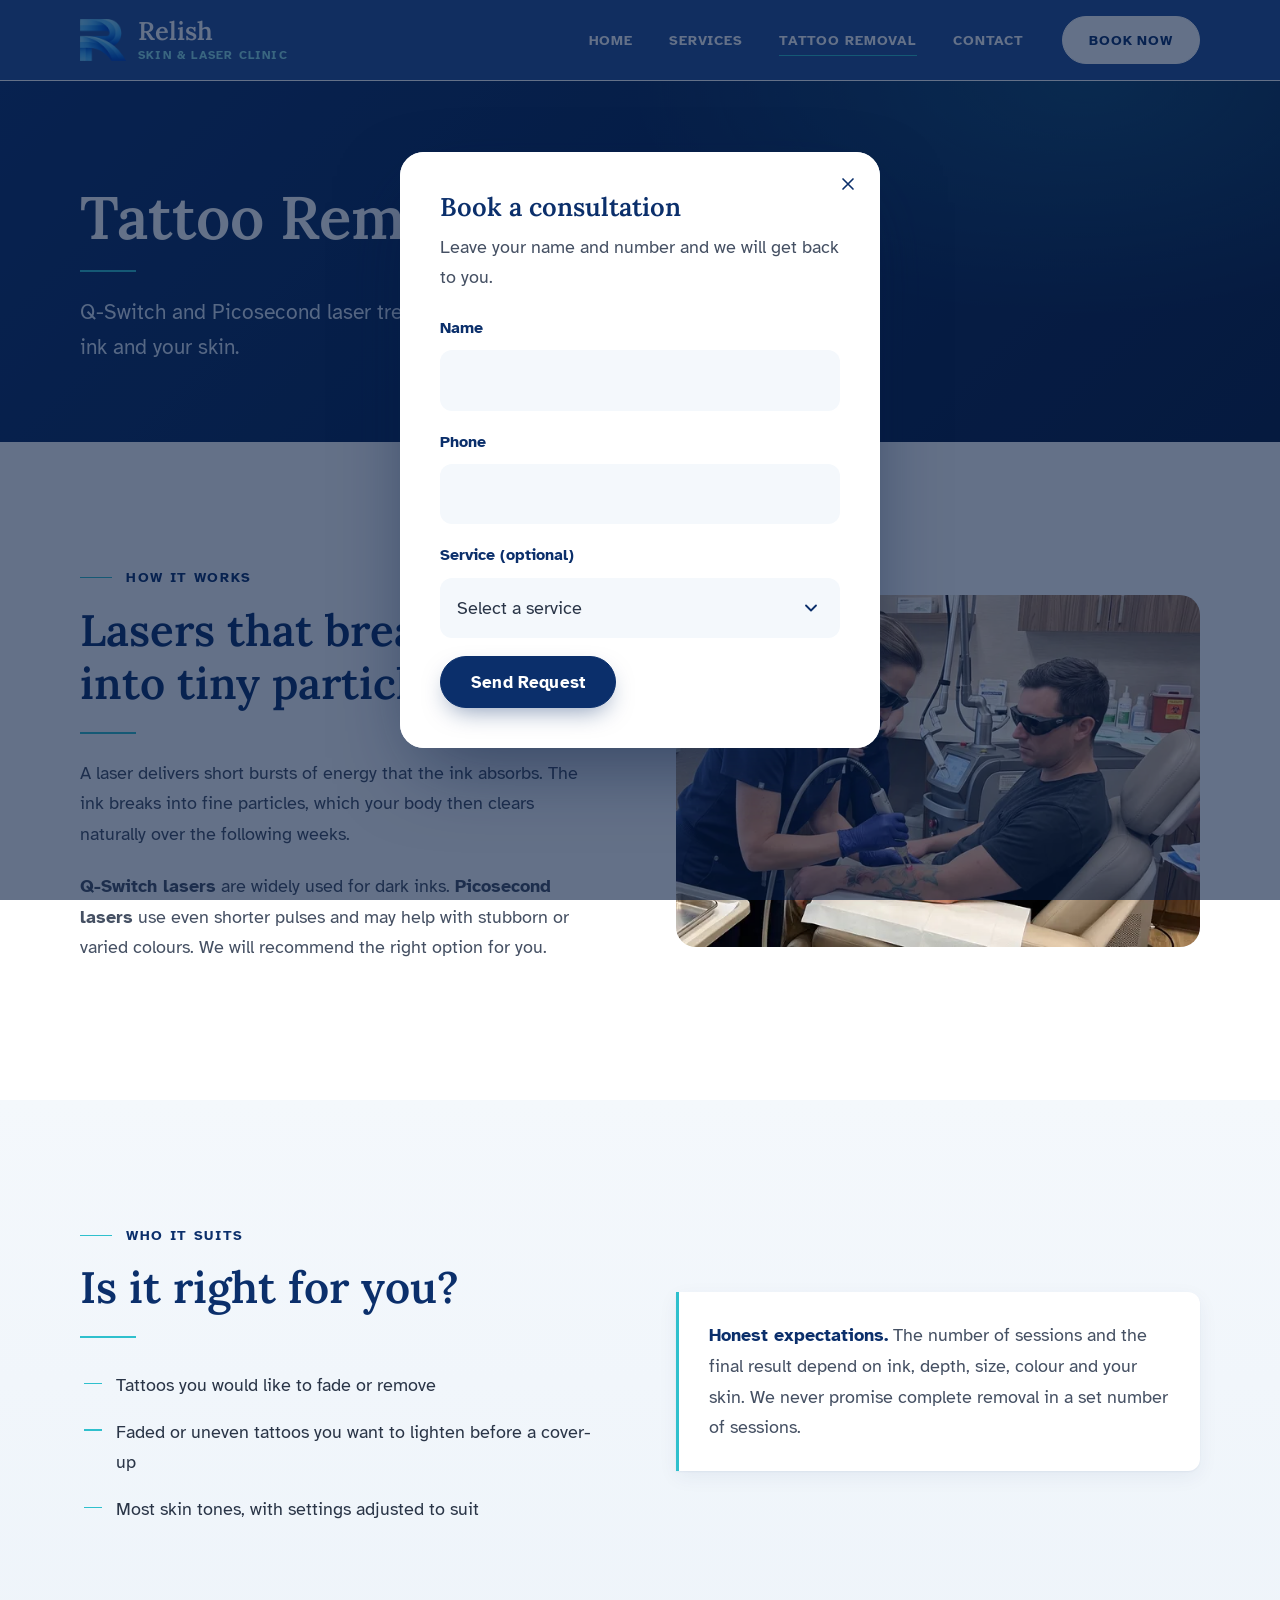
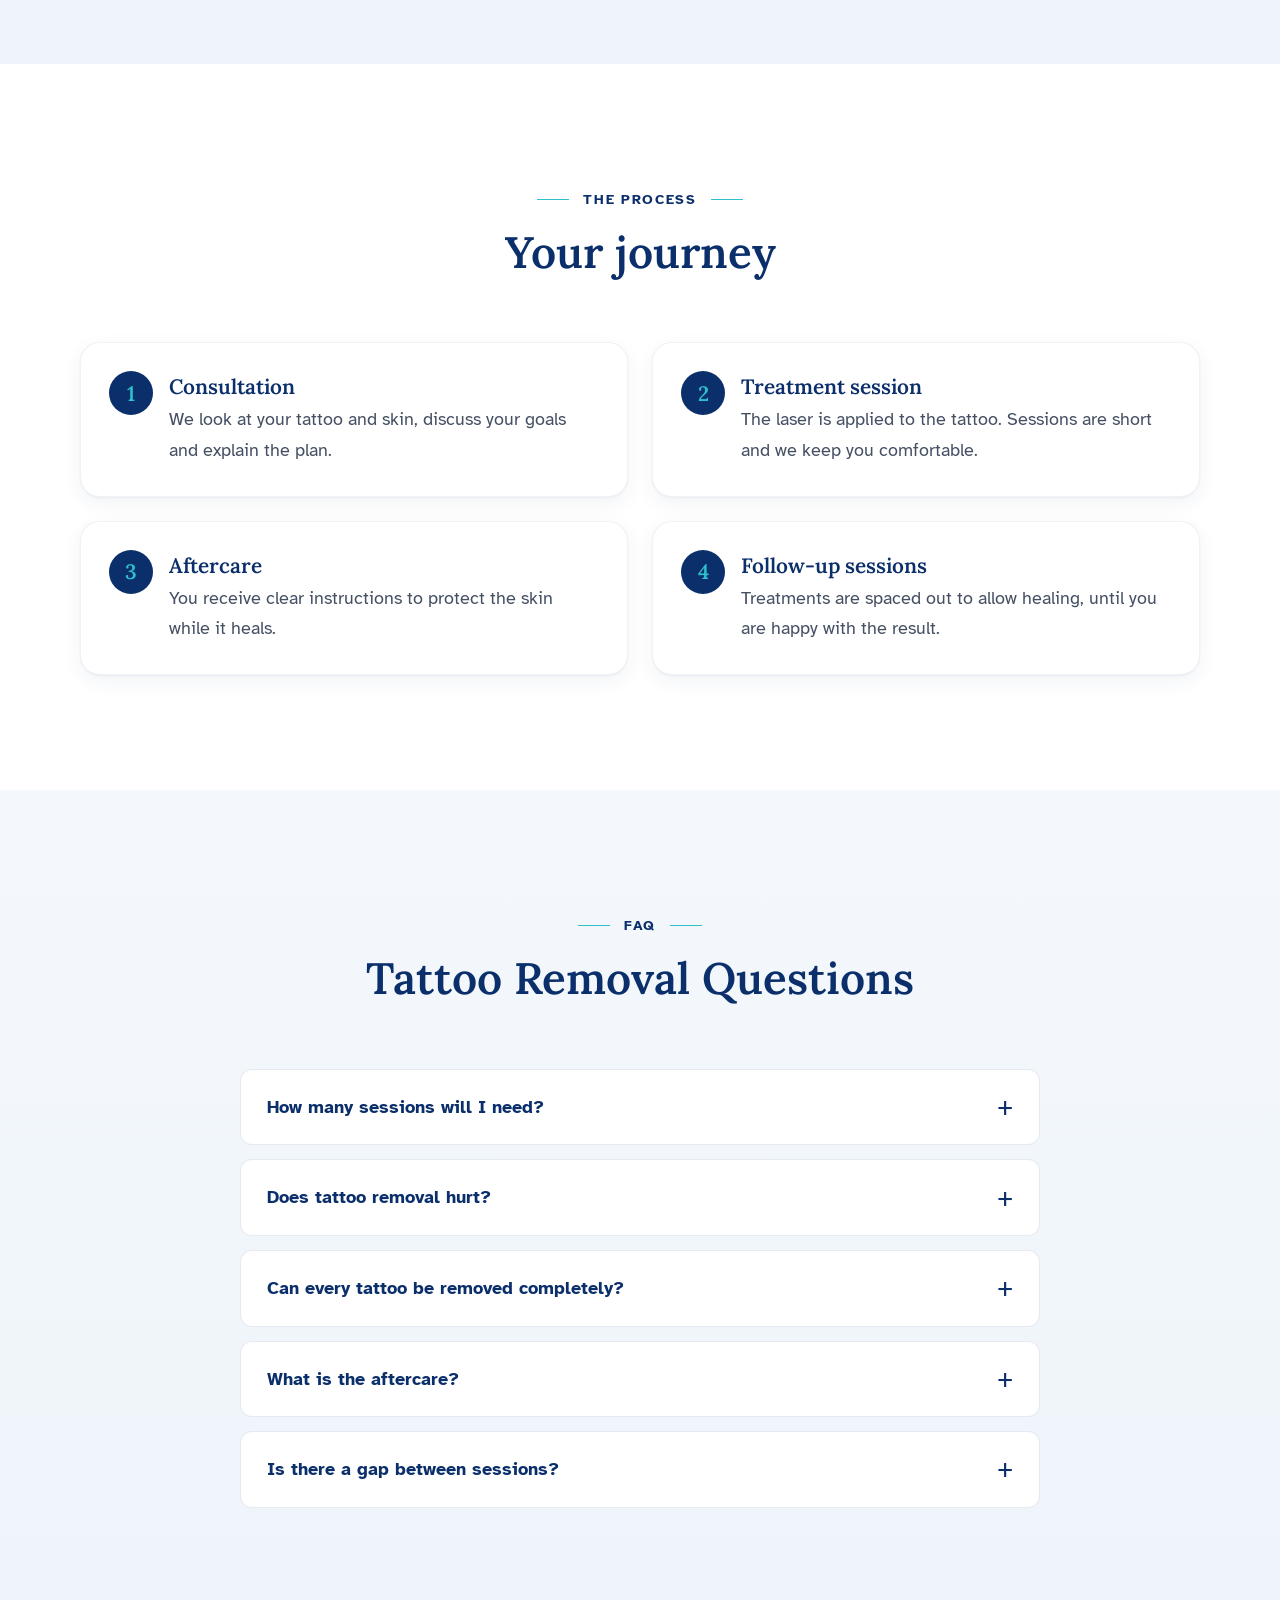
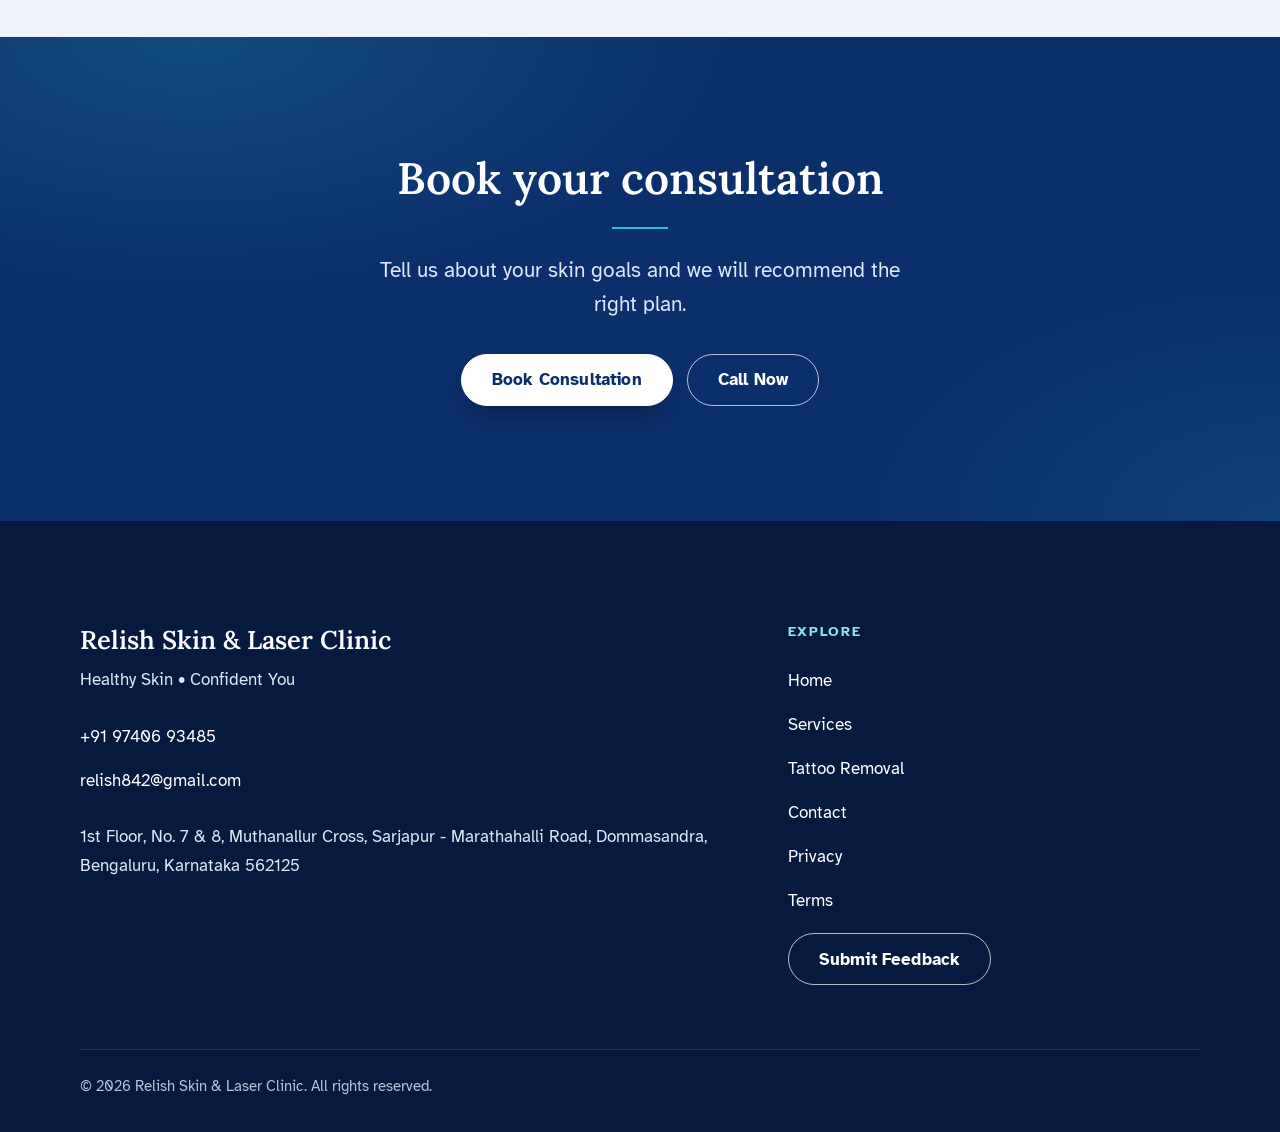
<file: tattoo-removal.html>
<!DOCTYPE html>
<html lang="en">
<head>
<meta charset="utf-8">
<meta name="viewport" content="width=device-width,initial-scale=1">
<title>Tattoo Removal with Q-Switch &amp; Picosecond Laser | Relish</title>
<meta name="description" content="Laser tattoo removal using Q-Switch and Picosecond lasers at Relish Skin &amp; Laser Clinic. Book a consultation for a personalised plan.">
<meta name="theme-color" content="#0B2F6B">
<link rel="canonical" href="https://www.relishclinic.com/tattoo-removal.html">
<meta property="og:type" content="website">
<meta property="og:site_name" content="Relish Skin &amp; Laser Clinic">
<meta property="og:title" content="Tattoo Removal with Q-Switch &amp; Picosecond Laser | Relish">
<meta property="og:description" content="Laser tattoo removal using Q-Switch and Picosecond lasers at Relish Skin &amp; Laser Clinic. Book a consultation for a personalised plan.">
<meta property="og:url" content="https://www.relishclinic.com/tattoo-removal.html">
<meta property="og:image" content="https://www.relishclinic.com/assets/img/og-image.png">
<meta property="og:image:width" content="1200">
<meta property="og:image:height" content="630">
<meta name="twitter:card" content="summary_large_image">
<meta name="twitter:title" content="Tattoo Removal with Q-Switch &amp; Picosecond Laser | Relish">
<meta name="twitter:description" content="Laser tattoo removal using Q-Switch and Picosecond lasers at Relish Skin &amp; Laser Clinic. Book a consultation for a personalised plan.">
<meta name="twitter:image" content="https://www.relishclinic.com/assets/img/og-image.png">
<link rel="icon" href="/assets/favicon.ico" sizes="32x32">
<link rel="icon" href="/assets/favicon-32.png" type="image/png" sizes="32x32">
<link rel="apple-touch-icon" href="/assets/apple-touch-icon.png">
<link rel="manifest" href="/assets/site.webmanifest">
<script>document.documentElement.classList.add("js")</script>
<link rel="preload" as="font" type="font/woff2" crossorigin href="assets/fonts/lora-600.woff2">
<link rel="preload" as="font" type="font/woff2" crossorigin href="assets/fonts/atkinson-400.woff2">
<link rel="stylesheet" href="css/style.min.css">
<script src="js/main.min.js" defer></script>
</head>
<body>
<a class="skip-link" href="#main">Skip to content</a>
<dialog class="modal" id="enquiry" tabindex="-1" aria-labelledby="enquiry-title">
  <button class="modal__close" type="button" data-modal-close aria-label="Close"><svg viewBox="0 0 24 24" aria-hidden="true"><path d="M6 6l12 12M18 6 6 18"/></svg></button>
  <form class="form modal__form" id="popup-form" data-lead novalidate>
    <h2 id="enquiry-title">Book a consultation</h2>
    <p class="modal__lead">Leave your name and number and we will get back to you.</p>
    <div class="field"><label for="pu-name">Name</label><input id="pu-name" name="name" type="text" autocomplete="name" required><span class="error" role="alert"></span></div>
    <div class="field"><label for="pu-phone">Phone</label><input id="pu-phone" name="phone" type="tel" autocomplete="tel" inputmode="tel" required><span class="error" role="alert"></span></div>
    <div class="field"><label for="pu-service">Service (optional)</label><select id="pu-service" name="service"><option value="">Select a service</option><option>Full Body Skin Toning</option><option>Body Pigmentation Treatment</option><option>Skin Brightening Treatment</option><option>Laser Skin Rejuvenation</option><option>Laser Toning</option><option>Carbon Laser Facial</option><option>Q-Switch Laser Treatment</option><option>Picosecond Laser Treatment</option><option>Laser Hair Reduction</option><option>Chemical Peels</option><option>HydraFacial</option><option>Skin Booster</option><option>Tattoo Removal</option><option>Not sure / General enquiry</option></select></div>
    <input type="hidden" name="message" value="Enquiry sent from the website pop-up">
    <div class="hp" aria-hidden="true"><label>Leave empty<input type="text" name="website" tabindex="-1" autocomplete="off"></label></div>
    <button class="btn btn--primary" type="submit">Send Request</button>
    <div class="form-status" role="status" aria-live="polite"></div>
  </form>
</dialog>
<script>(function(){var d=document.getElementById("enquiry");if(!d||!d.showModal)return;try{if(sessionStorage.getItem("relish-enquiry-sent"))return}catch(e){}var n=performance.getEntriesByType&&performance.getEntriesByType("navigation")[0],t=n?n.type:(performance.navigation&&performance.navigation.type===1?"reload":"navigate"),inner=false;try{inner=!!document.referrer&&new URL(document.referrer).host===location.host}catch(e){}if(t==="reload"||(t==="navigate"&&!inner)){d.showModal();d.focus();document.body.classList.add("no-scroll")}})()</script>
<header class="site-header">
  <div class="container site-header__inner">
    <a class="logo" href="/">
      <img src="assets/logo-112.webp" alt="" width="46" height="46">
      <span class="logo__text">Relish <small>Skin &amp; Laser Clinic</small></span>
    </a>
    <button class="nav-toggle" type="button" aria-expanded="false" aria-controls="site-nav" aria-label="Open menu"><span></span><span></span><span></span></button>
    <nav class="nav" id="site-nav" aria-label="Main">
      <a href="/">Home</a>
      <a href="services.html">Services</a>
      <a href="tattoo-removal.html" aria-current="page">Tattoo Removal</a>
      <a href="contact.html">Contact</a>
      <a class="btn" href="contact.html">Book Now</a>
    </nav>
  </div>
</header>
<main id="main">
<section class="page-hero"><div class="container"><h1>Tattoo Removal</h1><hr class="divider"><p>Q-Switch and Picosecond laser treatments, planned around your ink and your skin.</p></div></section>
<section class="section"><div class="container split"><div><span class="eyebrow">How it works</span><h2>Lasers that break ink into tiny particles</h2><hr class="divider"><p>A laser delivers short bursts of energy that the ink absorbs. The ink breaks into fine particles, which your body then clears naturally over the following weeks.</p><p><strong>Q-Switch lasers</strong> are widely used for dark inks. <strong>Picosecond lasers</strong> use even shorter pulses and may help with stubborn or varied colours. We will recommend the right option for you.</p></div><div class="media"><img src="assets/img/tattoo-process-640.webp" srcset="assets/img/tattoo-process-640.webp 640w, assets/img/tattoo-process-1000.webp 1000w" sizes="(min-width:768px) 50vw, 100vw" alt="Laser handpiece treating a tattoo on a patient's forearm" width="1000" height="672" loading="lazy" decoding="async"></div></div></section>
<section class="section section--mist"><div class="container split"><div><span class="eyebrow">Who it suits</span><h2>Is it right for you?</h2><hr class="divider"><ul class="tick"><li>Tattoos you would like to fade or remove</li><li>Faded or uneven tattoos you want to lighten before a cover-up</li><li>Most skin tones, with settings adjusted to suit</li></ul></div><div class="callout"><strong>Honest expectations.</strong> The number of sessions and the final result depend on ink, depth, size, colour and your skin. We never promise complete removal in a set number of sessions.</div></div></section>
<section class="section"><div class="container"><div class="section-head section-head--center"><span class="eyebrow">The process</span><h2>Your journey</h2><hr class="divider"></div>
<ol class="steps"><li><strong>Consultation</strong>We look at your tattoo and skin, discuss your goals and explain the plan.</li><li><strong>Treatment session</strong>The laser is applied to the tattoo. Sessions are short and we keep you comfortable.</li><li><strong>Aftercare</strong>You receive clear instructions to protect the skin while it heals.</li><li><strong>Follow-up sessions</strong>Treatments are spaced out to allow healing, until you are happy with the result.</li></ol></div></section>
<section class="section section--mist" id="faq"><div class="container"><div class="section-head section-head--center"><span class="eyebrow">FAQ</span><h2>Tattoo Removal Questions</h2><hr class="divider"></div><div class="faq"><details><summary>How many sessions will I need?</summary><p>It varies with ink colour, depth, size and your skin. We assess this at your consultation and give an honest estimate rather than a fixed promise.</p></details><details><summary>Does tattoo removal hurt?</summary><p>Many people describe it as a snapping sensation. Comfort varies by person and location, and we will explain what to expect.</p></details><details><summary>Can every tattoo be removed completely?</summary><p>Results vary. Some tattoos fade a great deal, others less. We will tell you what is realistic for yours.</p></details><details><summary>What is the aftercare?</summary><p>Keep the area clean, protected from the sun and follow the instructions we give you after each session.</p></details><details><summary>Is there a gap between sessions?</summary><p>Yes. Your skin needs time to heal and your body to clear the ink, so sessions are spaced out. We will set a schedule for you.</p></details></div></div></section><section class="section cta"><div class="container"><h2>Book your consultation</h2><hr class="divider"><p class="lead">Tell us about your skin goals and we will recommend the right plan.</p><div class="hero__actions"><a class="btn btn--primary" href="contact.html">Book Consultation</a><a class="btn btn--outline" data-clinic-link="tel" href="#">Call Now</a></div></div></section>
</main>
<footer class="site-footer">
  <div class="container">
    <div class="footer-grid">
      <div>
        <h3>Relish Skin &amp; Laser Clinic</h3>
        <p>Healthy Skin • Confident You</p>
        <p><a data-clinic-link="tel" href="#"><span data-clinic="phone"></span></a><br>
        <a data-clinic-link="mailto" href="#"><span data-clinic="email"></span></a></p>
        <p data-clinic="address"></p>
      </div>
      <div>
        <h3>Explore</h3>
        <ul class="footer-links">
          <li><a href="/">Home</a></li><li><a href="services.html">Services</a></li>
          <li><a href="tattoo-removal.html">Tattoo Removal</a></li>
          <li><a href="contact.html">Contact</a></li><li><a href="privacy.html">Privacy</a></li><li><a href="terms.html">Terms</a></li>
        </ul>
      </div>
    </div>
    <p class="footer-bottom">&copy; <span data-year>2026</span> Relish Skin &amp; Laser Clinic. All rights reserved.</p>
  </div>
</footer>
<div class="float-actions">
  <a class="wa" data-clinic-link="wa" href="#" aria-label="Chat on WhatsApp"><svg viewBox="0 0 24 24" aria-hidden="true"><path d="M12 2a10 10 0 0 0-8.6 15L2 22l5.2-1.4A10 10 0 1 0 12 2Zm5.7 14.2c-.2.7-1.4 1.300-2 1.400-.5.1-1.200.1-1.900-.1-.4-.1-1-.3-1.700-.6-3-1.300-4.900-4.300-5-4.500-.1-.2-1.200-1.600-1.200-3s.8-2.100 1-2.400c.3-.3.600-.3.800-.3h.6c.2 0 .4 0 .6.500l.8 2c.1.200.1.300 0 .5l-.3.500-.4.400c-.1.200-.3.300-.1.600.2.300.8 1.300 1.700 2.100 1.100 1 2.100 1.300 2.400 1.500.3.100.5.100.6-.1l.9-1.100c.2-.3.400-.2.600-.1l1.900.9c.3.100.5.200.5.300.1.200.1.800-.1 1.400Z"/></svg></a>
  <a class="call" data-clinic-link="tel" href="#" aria-label="Call the clinic"><svg viewBox="0 0 24 24" aria-hidden="true"><path d="M6.6 10.800a15 15 0 0 0 6.600 6.600l2.200-2.200a1 1 0 0 1 1-.2c1.100.4 2.300.6 3.600.6a1 1 0 0 1 1 1V20a1 1 0 0 1-1 1A17 17 0 0 1 3 4a1 1 0 0 1 1-1h3.500a1 1 0 0 1 1 1c0 1.300.2 2.500.6 3.600a1 1 0 0 1-.2 1l-2.300 2.200Z"/></svg></a>
</div>
</body>
</html>
</file>
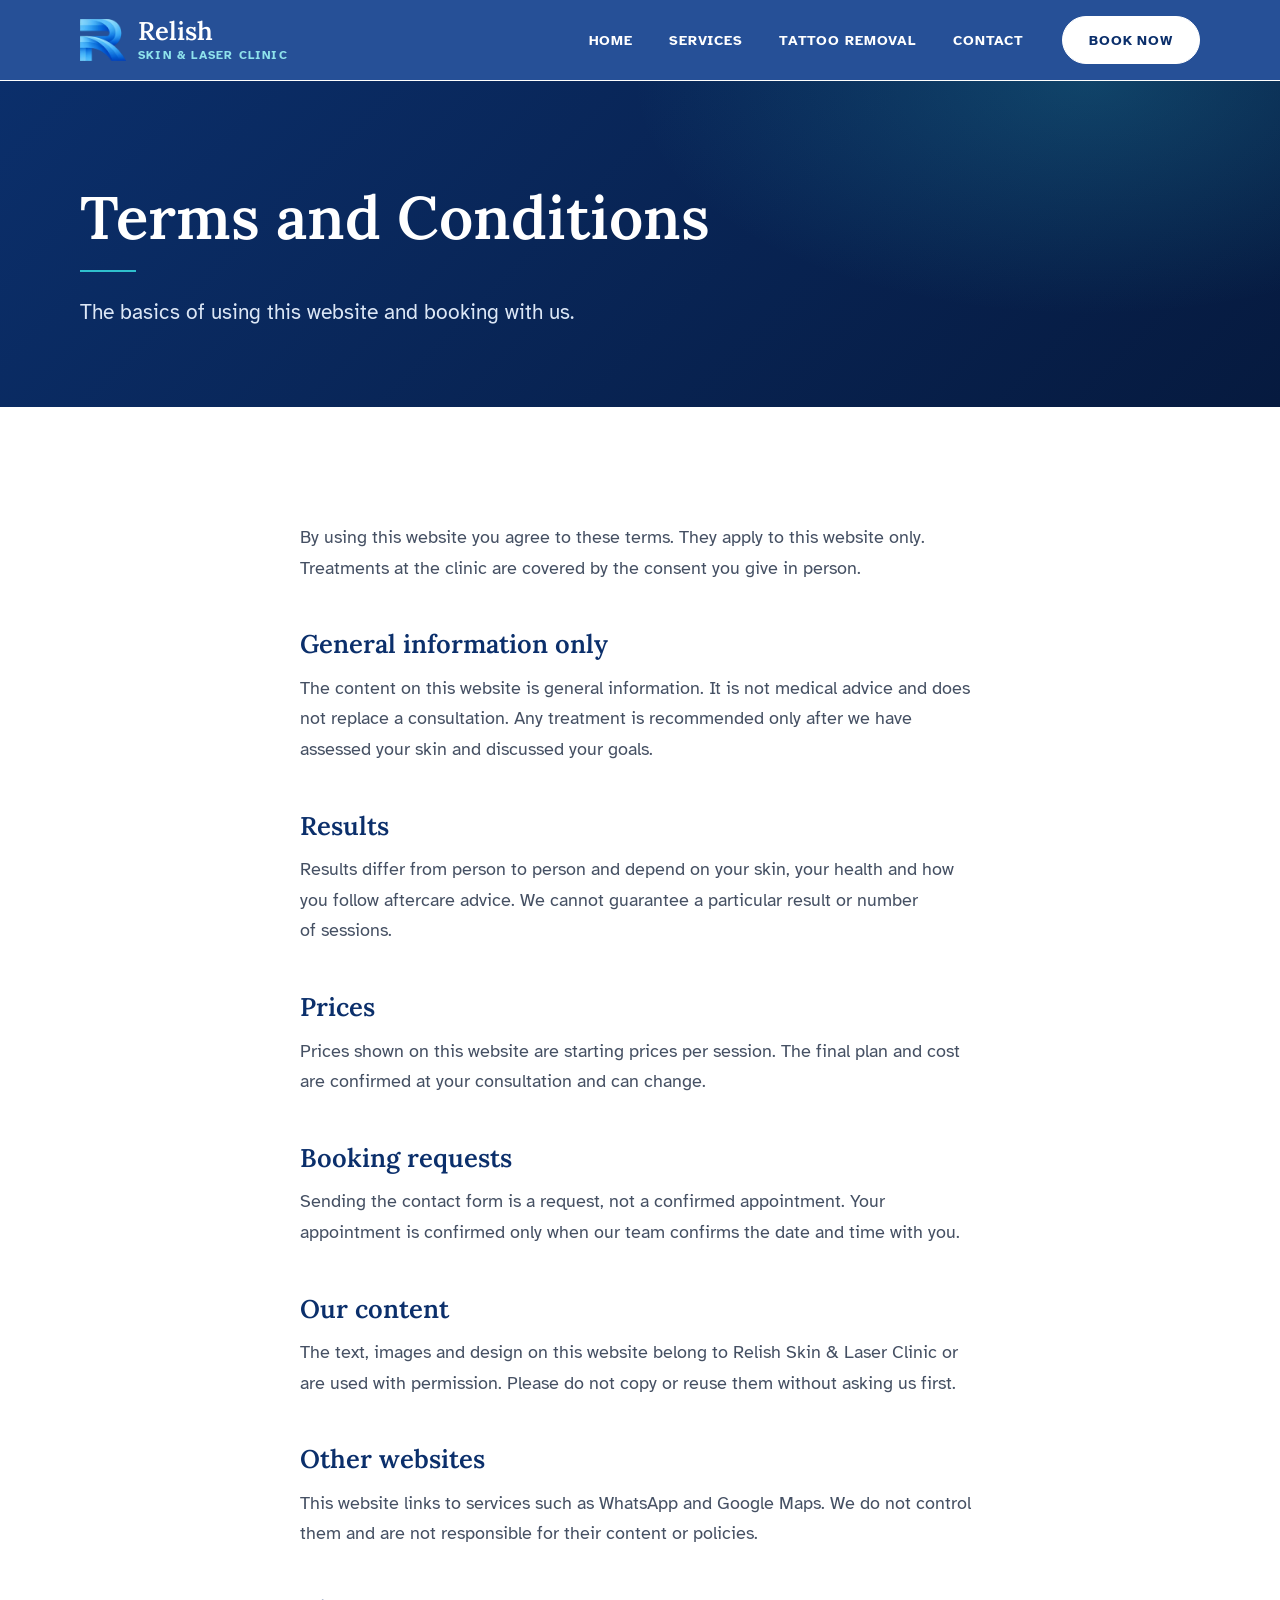
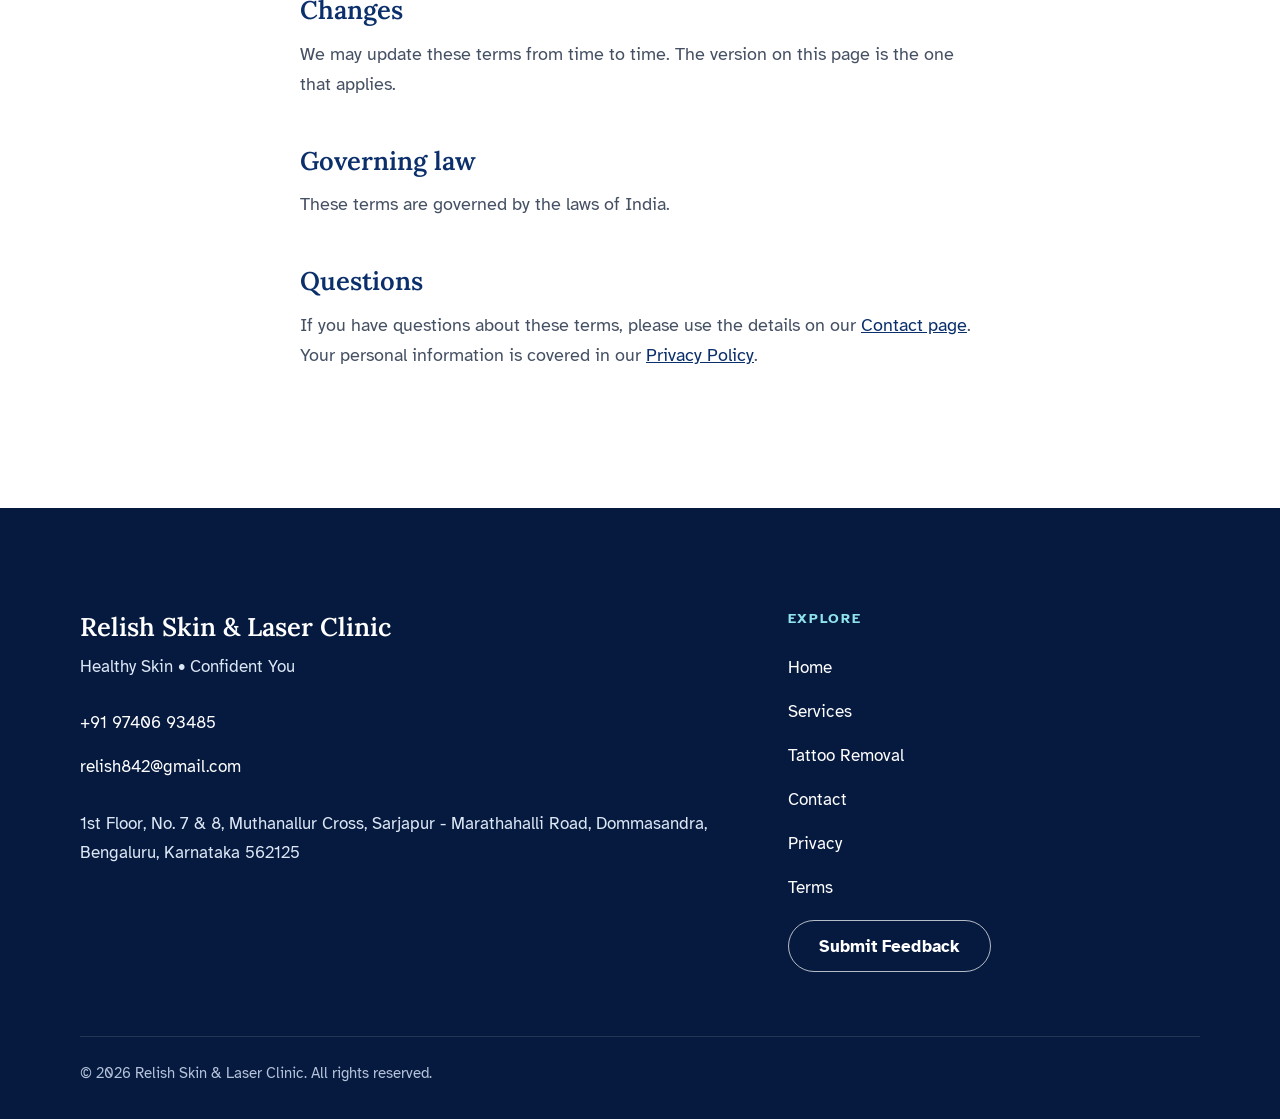
<file: terms.html>
<!DOCTYPE html>
<html lang="en">
<head>
<meta charset="utf-8">
<meta name="viewport" content="width=device-width,initial-scale=1">
<title>Terms and Conditions | Relish Skin &amp; Laser Clinic</title>
<meta name="description" content="The terms for using the Relish Skin &amp; Laser Clinic website and requesting a consultation.">
<meta name="theme-color" content="#0B2F6B">
<link rel="canonical" href="https://www.relishclinic.com/terms.html">
<meta property="og:type" content="website">
<meta property="og:site_name" content="Relish Skin &amp; Laser Clinic">
<meta property="og:title" content="Terms and Conditions | Relish Skin &amp; Laser Clinic">
<meta property="og:description" content="The terms for using the Relish Skin &amp; Laser Clinic website and requesting a consultation.">
<meta property="og:url" content="https://www.relishclinic.com/terms.html">
<meta property="og:image" content="https://www.relishclinic.com/assets/img/og-image.png">
<meta property="og:image:width" content="1200">
<meta property="og:image:height" content="630">
<meta name="twitter:card" content="summary_large_image">
<meta name="twitter:title" content="Terms and Conditions | Relish Skin &amp; Laser Clinic">
<meta name="twitter:description" content="The terms for using the Relish Skin &amp; Laser Clinic website and requesting a consultation.">
<meta name="twitter:image" content="https://www.relishclinic.com/assets/img/og-image.png">
<link rel="icon" href="/assets/favicon.ico" sizes="32x32">
<link rel="icon" href="/assets/favicon-32.png" type="image/png" sizes="32x32">
<link rel="apple-touch-icon" href="/assets/apple-touch-icon.png">
<link rel="manifest" href="/assets/site.webmanifest">
<script>document.documentElement.classList.add("js")</script>
<link rel="preload" as="font" type="font/woff2" crossorigin href="assets/fonts/lora-600.woff2">
<link rel="preload" as="font" type="font/woff2" crossorigin href="assets/fonts/atkinson-400.woff2">
<link rel="stylesheet" href="css/style.min.css">
<script src="js/main.min.js" defer></script>
</head>
<body>
<a class="skip-link" href="#main">Skip to content</a>
<header class="site-header">
  <div class="container site-header__inner">
    <a class="logo" href="/">
      <img src="assets/logo-112.webp" alt="" width="46" height="46">
      <span class="logo__text">Relish <small>Skin &amp; Laser Clinic</small></span>
    </a>
    <button class="nav-toggle" type="button" aria-expanded="false" aria-controls="site-nav" aria-label="Open menu"><span></span><span></span><span></span></button>
    <nav class="nav" id="site-nav" aria-label="Main">
      <a href="/">Home</a>
      <a href="services.html">Services</a>
      <a href="tattoo-removal.html">Tattoo Removal</a>
      <a href="contact.html">Contact</a>
      <a class="btn" href="contact.html">Book Now</a>
    </nav>
  </div>
</header>
<main id="main">
<section class="page-hero"><div class="container"><h1>Terms and Conditions</h1><hr class="divider"><p>The basics of using this website and booking with us.</p></div></section>
<section class="section"><div class="container prose">
<p>By using this website you agree to these terms. They apply to this website only. Treatments at the clinic are covered by the consent you give in person.</p>
<h2>General information only</h2><p>The content on this website is general information. It is not medical advice and does not replace a consultation. Any treatment is recommended only after we have assessed your skin and discussed your goals.</p>
<h2>Results</h2><p>Results differ from person to person and depend on your skin, your health and how you follow aftercare advice. We cannot guarantee a particular result or number of sessions.</p>
<h2>Prices</h2><p>Prices shown on this website are starting prices per session. The final plan and cost are confirmed at your consultation and can change.</p>
<h2>Booking requests</h2><p>Sending the contact form is a request, not a confirmed appointment. Your appointment is confirmed only when our team confirms the date and time with you.</p>
<h2>Our content</h2><p>The text, images and design on this website belong to Relish Skin &amp; Laser Clinic or are used with permission. Please do not copy or reuse them without asking us first.</p>
<h2>Other websites</h2><p>This website links to services such as WhatsApp and Google Maps. We do not control them and are not responsible for their content or policies.</p>
<h2>Changes</h2><p>We may update these terms from time to time. The version on this page is the one that applies.</p>
<h2>Governing law</h2><p>These terms are governed by the laws of India.</p>
<h2>Questions</h2><p>If you have questions about these terms, please use the details on our <a href="contact.html">Contact page</a>. Your personal information is covered in our <a href="privacy.html">Privacy Policy</a>.</p>
</div></section>
</main>
<footer class="site-footer">
  <div class="container">
    <div class="footer-grid">
      <div>
        <h3>Relish Skin &amp; Laser Clinic</h3>
        <p>Healthy Skin • Confident You</p>
        <p><a data-clinic-link="tel" href="#"><span data-clinic="phone"></span></a><br>
        <a data-clinic-link="mailto" href="#"><span data-clinic="email"></span></a></p>
        <p data-clinic="address"></p>
      </div>
      <div>
        <h3>Explore</h3>
        <ul class="footer-links">
          <li><a href="/">Home</a></li><li><a href="services.html">Services</a></li>
          <li><a href="tattoo-removal.html">Tattoo Removal</a></li>
          <li><a href="contact.html">Contact</a></li><li><a href="privacy.html">Privacy</a></li><li><a href="terms.html">Terms</a></li>
        </ul>
      </div>
    </div>
    <p class="footer-bottom">&copy; <span data-year>2026</span> Relish Skin &amp; Laser Clinic. All rights reserved.</p>
  </div>
</footer>
<div class="float-actions">
  <a class="wa" data-clinic-link="wa" href="#" aria-label="Chat on WhatsApp"><svg viewBox="0 0 24 24" aria-hidden="true"><path d="M12 2a10 10 0 0 0-8.6 15L2 22l5.2-1.4A10 10 0 1 0 12 2Zm5.7 14.2c-.2.7-1.4 1.300-2 1.400-.5.1-1.200.1-1.900-.1-.4-.1-1-.3-1.700-.6-3-1.300-4.900-4.300-5-4.500-.1-.2-1.200-1.600-1.200-3s.8-2.100 1-2.400c.3-.3.600-.3.800-.3h.6c.2 0 .4 0 .6.500l.8 2c.1.200.1.300 0 .5l-.3.500-.4.400c-.1.200-.3.300-.1.600.2.300.8 1.300 1.700 2.100 1.100 1 2.100 1.300 2.400 1.500.3.100.5.100.6-.1l.9-1.100c.2-.3.400-.2.600-.1l1.900.9c.3.100.5.200.5.300.1.200.1.800-.1 1.400Z"/></svg></a>
  <a class="call" data-clinic-link="tel" href="#" aria-label="Call the clinic"><svg viewBox="0 0 24 24" aria-hidden="true"><path d="M6.6 10.800a15 15 0 0 0 6.600 6.600l2.200-2.200a1 1 0 0 1 1-.2c1.100.4 2.300.6 3.600.6a1 1 0 0 1 1 1V20a1 1 0 0 1-1 1A17 17 0 0 1 3 4a1 1 0 0 1 1-1h3.500a1 1 0 0 1 1 1c0 1.300.2 2.500.6 3.600a1 1 0 0 1-.2 1l-2.300 2.200Z"/></svg></a>
</div>
</body>
</html>
</file>
<file: css/style.min.css>
@font-face{font-family:Lora Fallback;src:local("Georgia");size-adjust:91%}@font-face{font-family:Atkinson Fallback;src:local("Arial");size-adjust:98%}@font-face{font-family:Lora;src:url(../assets/fonts/lora-600.woff2) format("woff2");font-weight:600;font-style:normal;font-display:swap}@font-face{font-family:Lora;src:url(../assets/fonts/lora-500-italic.woff2) format("woff2");font-weight:500;font-style:italic;font-display:swap}@font-face{font-family:Atkinson Hyperlegible;src:url(../assets/fonts/atkinson-400.woff2) format("woff2");font-weight:400;font-style:normal;font-display:swap}@font-face{font-family:Atkinson Hyperlegible;src:url(../assets/fonts/atkinson-700.woff2) format("woff2");font-weight:700;font-style:normal;font-display:swap}@font-face{font-family:Rupee;src:url(../assets/fonts/rupee-700.woff2) format("woff2");font-weight:700;font-display:swap;unicode-range:U+20B9}:root{--navy-950:#061A3F;--navy-900:#0B2F6B;--navy-700:#1F4B94;--navy-950-rgb:6,26,63;--navy-900-rgb:11,47,107;--navy-700-rgb:31,75,148;--accent:#2FC0CD;--accent-light:#8FE3EC;--accent-rgb:47,192,205;--star:#DE9800;--star-rgb:222,152,0;--white:#fff;--mist:#F4F8FC;--mist-2:#EEF4FA;--text:#2A3547;--muted:#455063;--on-dark:#DCE7F6;--on-dark-muted:#B4C2DA;--ok:#14532D;--ok-bg:#E7F6EC;--err:#B42318;--err-bg:#FDECEA;--whatsapp:#1DA851;--navy:var(--navy-900);--navy-dark:#082250;--navy-deep:var(--navy-950);--font-head:"Lora","Lora Fallback",Georgia,"Times New Roman",serif;--font-body:"Atkinson Hyperlegible",Rupee,"Atkinson Fallback",system-ui,-apple-system,"Segoe UI",Roboto,Arial,sans-serif;--radius:20px;--radius-sm:12px;--shadow-sm:0 1px 2px rgba(var(--navy-900-rgb),.05),0 6px 20px rgba(var(--navy-900-rgb),.06);--shadow:0 2px 4px rgba(var(--navy-900-rgb),.04),0 22px 44px -16px rgba(var(--navy-900-rgb),.18);--container:1200px;--header-h:72px;--space-section:clamp(72px,9vw,128px);--ease:cubic-bezier(.2,.7,.2,1)}*,*:before,*:after{box-sizing:border-box}html{-webkit-text-size-adjust:100%;scroll-behavior:smooth;scroll-padding-top:var(--header-h)}body{margin:0;font-family:var(--font-body);font-size:1.125rem;line-height:1.7;color:var(--text);background:var(--white);overflow-wrap:anywhere;-webkit-font-smoothing:antialiased;text-rendering:optimizeLegibility}body.no-scroll{overflow:hidden}::selection{background:var(--accent);color:var(--navy-deep)}img,svg,video{max-width:100%;height:auto;display:block}h1,h2,h3,h4{font-family:var(--font-head);color:var(--navy);margin:0 0 .5em;font-weight:600;text-wrap:balance}h1{font-size:clamp(2.1rem,5.6vw,3.75rem);line-height:1.15}h2{font-size:clamp(1.85rem,4.2vw,2.75rem);line-height:1.2}h3{font-size:1.4rem;line-height:1.3}p{margin:0 0 1.2em;text-wrap:pretty}a{color:var(--navy)}:focus-visible{outline:3px solid var(--navy);outline-offset:3px;border-radius:4px}.site-header :focus-visible,.nav :focus-visible,.hero :focus-visible,.banner :focus-visible,.cta :focus-visible,.page-hero :focus-visible,.site-footer :focus-visible,.pr__head :focus-visible{outline-color:var(--white)}.container{width:100%;max-width:var(--container);margin-inline:auto;padding-inline:24px}.section{padding:var(--space-section) 0}.section--mist{background:linear-gradient(180deg,var(--mist) 0%,var(--mist-2) 100%)}.divider{width:56px;height:2px;background:var(--accent);border:0;margin:0 0 1.5rem}.skip-link{position:absolute;left:-9999px;top:8px;background:var(--navy);color:var(--white);padding:10px 16px;z-index:200;border-radius:8px}.skip-link:focus{left:8px}.sr-only{position:absolute;width:1px;height:1px;overflow:hidden;clip:rect(0 0 0 0);white-space:nowrap}.lead{font-size:1.3rem;line-height:1.65}.eyebrow{display:inline-flex;align-items:center;gap:14px;font:700 .875rem var(--font-body);letter-spacing:.12em;text-transform:uppercase;color:var(--navy);margin-bottom:1.1rem}.eyebrow:before{content:"";width:32px;height:1px;background:var(--accent)}.section-head--center .eyebrow:after{content:"";width:32px;height:1px;background:var(--accent)}.section-head{max-width:680px;margin-bottom:clamp(40px,5vw,72px)}.section-head p{color:var(--muted);font-size:1.2rem;margin:0}.section-head .divider{display:none}.section-head--center{margin-inline:auto;text-align:center}.btn{display:inline-flex;align-items:center;justify-content:center;gap:8px;min-height:52px;padding:13px 30px;border-radius:999px;border:1.5px solid var(--navy);font:700 1.0625rem var(--font-body);letter-spacing:.01em;text-decoration:none;cursor:pointer;transition:background .25s,color .25s,border-color .25s,transform .25s var(--ease),box-shadow .25s}.btn svg{flex:none;width:18px;height:18px;fill:none;stroke:currentColor;stroke-width:2;stroke-linecap:round;stroke-linejoin:round;transition:transform .25s var(--ease)}.btn:hover svg{transform:translate(3px)}.btn:hover{transform:translateY(-2px)}.btn--primary{background:var(--navy);color:var(--white);box-shadow:0 10px 24px -8px rgba(var(--navy-900-rgb),.5)}.btn--primary:hover{background:var(--navy-dark);box-shadow:0 14px 28px -8px rgba(var(--navy-900-rgb),.55)}.btn--outline{background:transparent;color:var(--navy);border-color:var(--navy)}.btn--outline:hover{background:var(--navy);color:var(--white)}.btn[disabled]{opacity:.6;cursor:not-allowed;transform:none}.nav .btn,.hero .btn--primary,.cta .btn--primary,.banner .btn{background:var(--white);color:var(--navy);border-color:var(--white)}.hero .btn--primary,.cta .btn--primary{box-shadow:0 12px 30px -10px #00000073}.nav .btn:hover,.hero .btn--primary:hover,.cta .btn--primary:hover,.banner .btn:hover{background:var(--accent);border-color:var(--accent);color:var(--navy-deep)}.hero .btn--outline,.cta .btn--outline{color:var(--white);border-color:#ffffffb3}.hero .btn--outline:hover,.cta .btn--outline:hover{background:var(--white);color:var(--navy);border-color:var(--white)}.site-header{position:sticky;top:0;z-index:100;isolation:isolate;color:var(--white);border-bottom:1px solid rgba(255,255,255,.05)}.site-header:before{content:"";position:absolute;inset:0;z-index:-1;background:rgba(var(--navy-700-rgb),.97);-webkit-backdrop-filter:blur(14px);backdrop-filter:blur(14px)}.site-header__inner{display:flex;align-items:center;justify-content:space-between;height:var(--header-h)}.logo{display:inline-flex;align-items:center;gap:12px;color:var(--white);text-decoration:none;min-height:44px}.logo img{width:46px;height:46px;object-fit:contain}.logo__text{font-family:var(--font-head);font-size:1.6rem;font-weight:600;line-height:1}.logo__text small{display:block;font:700 .75rem var(--font-body);letter-spacing:.1em;text-transform:uppercase;color:var(--accent-light);margin-top:5px}.nav-toggle{display:inline-flex;flex-direction:column;justify-content:center;gap:6px;width:44px;height:44px;padding:10px;background:none;border:0;cursor:pointer}.nav-toggle span{display:block;height:1.5px;background:var(--white);transition:transform .3s var(--ease),opacity .25s}.nav-toggle[aria-expanded=true] span:nth-child(1){transform:translateY(7.5px) rotate(45deg)}.nav-toggle[aria-expanded=true] span:nth-child(2){opacity:0}.nav-toggle[aria-expanded=true] span:nth-child(3){transform:translateY(-7.5px) rotate(-45deg)}.nav{position:fixed;inset:var(--header-h) 0 0 0;background:var(--navy-deep);padding:32px 24px;display:none;flex-direction:column;gap:2px;overflow-y:auto}.nav.is-open{display:flex}.nav a{color:var(--white);text-decoration:none;font:600 1.5rem var(--font-head);padding:14px 4px;min-height:56px;border-bottom:1px solid rgba(255,255,255,.1)}.nav a:hover,.nav a[aria-current=page]{color:var(--accent-light)}.nav .btn{margin-top:28px;font:700 1.0625rem var(--font-body);border-bottom:1.5px solid var(--white);box-shadow:none}.site-footer{background:var(--navy-deep);color:var(--on-dark);padding:clamp(64px,8vw,104px) 0 32px;font-size:1.0625rem}.site-footer h3{font:700 .875rem var(--font-body);letter-spacing:.12em;text-transform:uppercase;color:var(--accent-light);margin-bottom:1.2rem}.footer-grid>div:first-child h3{font:600 1.6rem var(--font-head);letter-spacing:0;text-transform:none;color:var(--white);margin-bottom:.6rem}.site-footer a{color:var(--white);text-decoration:none;transition:color .2s}.site-footer a:hover{color:var(--accent-light)}.footer-grid{display:grid;gap:48px;grid-template-columns:1fr}.footer-links{list-style:none;margin:0;padding:0}.footer-links li{margin:0}.footer-links a,.site-footer p a{display:inline-flex;align-items:center;min-height:44px}.footer-bottom{margin:clamp(40px,5vw,64px) 0 0;padding-top:24px;border-top:1px solid rgba(255,255,255,.12);font-size:.9375rem;color:var(--on-dark-muted)}.float-actions{position:fixed;right:16px;bottom:16px;z-index:90;display:flex;flex-direction:column;gap:12px}.float-actions a{display:grid;place-items:center;width:54px;height:54px;border-radius:50%;box-shadow:0 8px 22px #00000047;color:var(--white);transition:transform .25s var(--ease)}.float-actions a:active{transform:scale(.94)}.float-actions .wa{background:var(--whatsapp)}.float-actions .call{background:var(--navy);border:2px solid var(--accent)}.float-actions svg{width:26px;height:26px;fill:currentColor}.hero{position:relative;isolation:isolate;color:var(--white);background:var(--navy);min-height:max(700px,calc(100svh - var(--header-h)));display:flex;flex-direction:column;justify-content:flex-end}.hero__bg{position:absolute;inset:0;z-index:-2}.hero__bg img{width:100%;height:100%;object-fit:cover;object-position:50% 10%}.hero:before{content:"";position:absolute;inset:0;z-index:-1;background:linear-gradient(to top,rgba(var(--navy-950-rgb),.97),rgba(var(--navy-950-rgb),.9) 45%,rgba(var(--navy-950-rgb),.78) 72%,rgba(var(--navy-950-rgb),.5))}.hero__inner{width:100%;padding-block:56px 48px}.trust{background:rgba(var(--navy-950-rgb),.78);-webkit-backdrop-filter:blur(12px);backdrop-filter:blur(12px);border-top:1px solid rgba(255,255,255,.16);padding:22px 0}.trust__list{list-style:none;margin:0;padding:0;display:grid;grid-template-columns:1fr 1fr;gap:20px 12px}.trust__item{display:flex;flex-direction:column;align-items:center;text-align:center;gap:8px;font-size:.95rem;font-weight:700;color:var(--white);line-height:1.3}.trust__item svg{width:28px;height:28px;fill:none;stroke:var(--accent);stroke-width:1.5;stroke-linecap:round;stroke-linejoin:round}.hero h1{color:var(--white);font-size:clamp(1.85rem,5.2vw,3.5rem);line-height:1.15;max-width:none}.hero h1 span{display:block}.hero h1 em{display:block;font-style:italic;font-weight:500;color:var(--accent-light)}.hero .eyebrow{color:var(--white);margin-bottom:1.4rem}.hero__spec{margin-top:44px;padding-top:26px;border-top:1px solid rgba(255,255,255,.22);max-width:640px}.hero__spec-title{margin:0 0 6px;font:700 .875rem var(--font-body);letter-spacing:.12em;text-transform:uppercase;color:var(--accent-light)}.hero__spec-list{list-style:none;margin:0;padding:0;display:grid;grid-template-columns:1fr;column-gap:32px}.hero__spec-list a{display:flex;align-items:center;gap:12px;min-height:44px;color:var(--on-dark);text-decoration:none;font-size:1.125rem;transition:color .2s}.hero__spec-list a:before{content:"";flex:none;width:6px;height:6px;border-radius:50%;background:var(--accent)}.hero__spec-list a:hover,.hero__spec-list a:focus-visible{color:var(--white);text-decoration:underline;text-underline-offset:4px}.hero__actions{display:flex;flex-wrap:wrap;gap:14px;margin-top:32px}.cards{display:grid;gap:32px;grid-template-columns:1fr}.card{display:flex;flex-direction:column;padding:10px;background:var(--white);border:1px solid rgba(var(--navy-900-rgb),.07);border-radius:24px;box-shadow:var(--shadow-sm);transition:transform .45s var(--ease),box-shadow .45s var(--ease),border-color .45s var(--ease)}.card:hover,.card:focus-within{transform:translateY(-6px);box-shadow:var(--shadow);border-color:rgba(var(--accent-rgb),.55)}.card__media{position:relative;overflow:hidden;aspect-ratio:4/3;border-radius:16px;background:var(--mist)}.card__media img{width:100%;height:100%;object-fit:cover;transition:transform .8s var(--ease)}.card:hover .card__media img{transform:scale(1.05)}.card__tag{position:absolute;top:12px;left:12px;padding:6px 14px;border-radius:999px;background:#ffffffe6;-webkit-backdrop-filter:blur(8px);backdrop-filter:blur(8px);box-shadow:0 2px 8px rgba(var(--navy-950-rgb),.12);color:var(--navy);font:700 .8125rem var(--font-body);letter-spacing:.04em}.card__body{display:flex;flex-direction:column;flex:1;padding:22px 14px 12px}.card__body h3{margin-bottom:.4em}.card__body p{flex:1;margin-bottom:1.25rem;color:var(--muted);font-size:1.0625rem}.card__foot{display:flex;align-items:center;justify-content:space-between;flex-wrap:wrap;gap:12px;padding-top:18px;border-top:1px solid rgba(var(--navy-900-rgb),.08)}.card__foot .btn{padding:10px 20px;min-height:48px;font-size:1rem}.card__foot .price{display:none}.card__foot .btn{flex:1 1 100%;justify-content:center}.price{display:flex;flex-direction:column;line-height:1.15}.price__label{font-size:.8125rem;font-weight:700;letter-spacing:.06em;text-transform:uppercase;color:var(--muted)}.price__value{font-size:1.5rem;font-weight:700;color:var(--navy);font-variant-numeric:tabular-nums}.center{text-align:center;margin-top:clamp(40px,5vw,64px)}.media{border-radius:var(--radius);overflow:hidden;background:var(--mist)}.media img{width:100%;height:auto}.split{display:grid;gap:40px;align-items:center}.split>div:not(.media):not(.callout) p{color:var(--muted)}.banner{position:relative;border-radius:calc(var(--radius) + 8px);overflow:hidden;background:var(--navy);color:var(--white);display:grid;box-shadow:var(--shadow)}.banner__media{min-height:220px}.banner__media img{width:100%;height:100%;object-fit:cover;object-position:62% 50%;min-height:220px;aspect-ratio:2/1}.banner__body{padding:clamp(32px,5vw,72px)}.banner h2,.banner .eyebrow{color:var(--white)}.banner p{color:var(--on-dark)}.faq{max-width:800px;margin-inline:auto}.faq details{background:var(--white);border:1px solid rgba(var(--navy-900-rgb),.1);border-radius:var(--radius-sm);margin-bottom:14px;transition:box-shadow .3s,border-color .3s}.faq details[open]{box-shadow:var(--shadow-sm);border-color:rgba(var(--accent-rgb),.55)}.faq summary{cursor:pointer;list-style:none;padding:22px 60px 22px 26px;font-weight:700;font-size:1.125rem;color:var(--navy);position:relative;min-height:56px}.faq summary::-webkit-details-marker{display:none}.faq summary:after{content:"+";position:absolute;right:26px;top:50%;transform:translateY(-50%);font:500 1.7rem/1 var(--font-body);color:var(--navy);transition:transform .3s var(--ease)}.faq details[open] summary:after{content:"\2212"}.faq details p{padding:0 26px 24px;margin:0;color:var(--muted)}.cta{background:radial-gradient(900px 420px at 15% 0%,rgba(var(--accent-rgb),.2),transparent 60%),radial-gradient(700px 400px at 100% 100%,rgba(var(--accent-rgb),.12),transparent 60%),var(--navy);color:var(--white);text-align:center}.cta h2{color:var(--white)}.cta .divider{margin-inline:auto}.cta .lead{color:var(--on-dark);max-width:560px;margin-inline:auto}.page-hero{position:relative;color:var(--white);padding:clamp(56px,8vw,112px) 0 clamp(48px,6vw,88px);background:radial-gradient(700px 360px at 85% 0%,rgba(var(--accent-rgb),.22),transparent 65%),linear-gradient(135deg,var(--navy) 0%,var(--navy-deep) 100%)}.page-hero h1{color:var(--white);margin-bottom:.3em}.page-hero .divider{margin-bottom:1.4rem}.page-hero p{max-width:620px;font-size:1.3rem;margin:0;color:var(--on-dark)}.steps{list-style:none;margin:0;padding:0;display:grid;gap:24px;counter-reset:s}.steps li{counter-increment:s;background:var(--white);border-radius:var(--radius);box-shadow:var(--shadow-sm);border:1px solid rgba(var(--navy-900-rgb),.06);padding:30px 30px 30px 88px;position:relative;color:var(--muted)}.steps li:before{content:counter(s);position:absolute;left:28px;top:28px;width:44px;height:44px;border-radius:50%;background:var(--navy);color:var(--accent);display:grid;place-items:center;font:600 1.3rem var(--font-head)}.steps strong{display:block;color:var(--navy);font:600 1.3rem var(--font-head);margin-bottom:.2em}.tick{list-style:none;margin:0 0 1rem;padding:0}.tick li{padding:8px 0 8px 36px;position:relative}.tick li:before{content:"";position:absolute;left:4px;top:1.15em;width:18px;height:1.5px;background:var(--accent)}.callout{border-left:3px solid var(--accent);background:var(--white);padding:28px 30px;border-radius:0 var(--radius-sm) var(--radius-sm) 0;box-shadow:var(--shadow-sm);color:var(--muted)}.callout strong{color:var(--navy)}.contact-grid{display:grid;gap:48px}.contact-info{display:grid;gap:28px;align-content:start}.contact-info h3{margin-bottom:.15em;font:700 .875rem var(--font-body);letter-spacing:.1em;text-transform:uppercase;color:var(--muted)}.contact-info p{margin:0;font-size:1.2rem;color:var(--navy)}.contact-info p a{display:inline-flex;align-items:center;min-height:44px}.contact-media{border-radius:var(--radius);overflow:hidden;background:var(--mist)}.contact-media img{display:block;width:100%;height:auto}.form{background:var(--white);border-radius:calc(var(--radius) + 4px);box-shadow:var(--shadow);padding:clamp(28px,4vw,48px);border:1px solid rgba(var(--navy-900-rgb),.06)}.form h2{font-size:1.75rem;margin-bottom:1em}.field{margin-bottom:22px}.field label{display:block;font-weight:700;font-size:1rem;color:var(--navy);margin-bottom:8px}.field input,.field select,.field textarea{width:100%;min-height:54px;padding:14px 16px;font:inherit;font-size:1.125rem;color:var(--text);background-color:var(--mist);border:1.5px solid transparent;border-radius:var(--radius-sm);transition:border-color .2s,background .2s,box-shadow .2s}.field textarea{min-height:130px;resize:vertical}.field select{-webkit-appearance:none;appearance:none;padding-right:52px;background-image:url("data:image/svg+xml,%3Csvg xmlns='http://www.w3.org/2000/svg' viewBox='0 0 24 24' fill='none' stroke='%230B2F6B' stroke-width='2.2' stroke-linecap='round' stroke-linejoin='round'%3E%3Cpath d='M6 9l6 6 6-6'/%3E%3C/svg%3E");background-repeat:no-repeat;background-position:right 18px center;background-size:20px 20px;cursor:pointer}.field input:hover,.field select:hover,.field textarea:hover{border-color:rgba(var(--navy-900-rgb),.28)}.field input:focus,.field select:focus,.field textarea:focus{outline:none;background-color:var(--white);border-color:var(--accent);box-shadow:0 0 0 4px rgba(var(--accent-rgb),.2)}.field .error{display:none;color:var(--err);font-size:1rem;margin-top:6px}.field.invalid .error{display:block}.field.invalid input,.field.invalid select,.field.invalid textarea{border-color:var(--err);background-color:var(--white)}.hp{position:absolute;left:-9999px;width:1px;height:1px;overflow:hidden}.form-status{margin-top:16px;padding:14px 18px;border-radius:var(--radius-sm);display:none;font-weight:700}.form-status.ok{display:block;background:var(--ok-bg);color:var(--ok)}.form-status.err{display:block;background:var(--err-bg);color:var(--err)}.stars{display:inline-flex;flex-direction:row-reverse;gap:2px;margin-left:-4px}.field .stars input{position:absolute;opacity:0;width:1px;min-height:0;height:1px;padding:0;border:0}.field .stars label{display:grid;place-items:center;width:38px;height:38px;margin:0;cursor:pointer;border-radius:var(--radius-sm)}.stars svg{width:28px;height:28px;fill:none;stroke:var(--star);stroke-width:1.6;stroke-linejoin:round;transition:fill .15s}.stars input:checked~label svg,.stars label:hover svg,.stars label:hover~label svg{fill:var(--star)}.stars input:focus-visible+label{box-shadow:0 0 0 3px rgba(var(--accent-rgb),.4)}fieldset.field{border:0;padding:0;min-width:0}.field legend{padding:0;font-weight:700;font-size:1rem;color:var(--navy);margin:0}.rating-field{display:block}.rating-field .error{flex-basis:100%;margin-top:0}.rating-field.invalid .error{display:block}.rating-field.invalid .stars{outline:2px solid var(--err);outline-offset:2px;border-radius:var(--radius-sm)}dialog.modal--feedback{width:min(560px,calc(100% - 32px))}dialog.modal--feedback .form{padding:clamp(24px,4vw,32px)}dialog.modal--feedback .form h2{font-size:1.45rem;margin-bottom:.2em;padding-right:36px}dialog.modal--feedback .modal__lead{margin-bottom:16px}dialog.modal--feedback .field{margin-bottom:14px}dialog.modal--feedback .field label{margin-bottom:6px}dialog.modal--feedback .field input,dialog.modal--feedback .field select,dialog.modal--feedback .field textarea{min-height:48px;padding:11px 14px;font-size:1.0625rem}dialog.modal--feedback .field select{padding-right:48px}dialog.modal--feedback .field textarea{min-height:92px}dialog.modal--feedback .btn{width:100%}.field-row{display:grid;gap:0 14px}.site-footer .btn--outline{margin-top:10px;color:var(--white);border-color:rgba(255,255,255,.7)}.site-footer .btn--outline:hover{background:var(--white);color:var(--navy)}@media(min-width:560px){.field-row{grid-template-columns:1fr 1fr}}.err-page{text-align:center;padding:clamp(72px,10vw,140px) 0}.err-page img{margin:0 auto 12px;width:64px;height:auto}.err-page .divider{margin-inline:auto}.err-page .big{font:600 clamp(5rem,22vw,9rem)/1 var(--font-head);color:var(--navy);margin:0}.cta .hero__actions,.err-page .hero__actions{justify-content:center}.prose{max-width:760px}.prose h2{font-size:1.6rem;margin-top:1.8em}.prose p{color:var(--muted)}.pr-grid{display:grid;gap:32px;grid-template-columns:1fr;align-items:start}.pr{background:var(--white);border-radius:var(--radius);box-shadow:var(--shadow-sm);overflow:hidden;border:1px solid rgba(var(--navy-900-rgb),.06)}.pr__head{background:linear-gradient(135deg,var(--navy) 0%,var(--navy-dark) 100%);color:var(--white);padding:30px 28px 26px;border-bottom:3px solid var(--accent)}.pr__head h3{color:var(--white);margin:0 0 6px;font-size:1.5rem}.pr__head p{margin:0;font-size:1.0625rem;color:var(--on-dark)}.pr__list{list-style:none;margin:0;padding:8px 0}.pr__list li+li{border-top:1px solid rgba(var(--navy-900-rgb),.07)}.pr__list a{display:grid;grid-template-columns:1fr auto auto;align-items:center;column-gap:14px;row-gap:6px;min-height:60px;padding:14px 28px;text-decoration:none;color:var(--text);transition:background .25s}.pr__list a:hover,.pr__list a:focus-visible{background:var(--mist)}.pr__text{display:contents}.pr__desc{grid-area:2/1/3/4;font-size:1rem;line-height:1.5;color:var(--muted)}.pr__name{grid-area:1/1;font-weight:700;font-size:1.1rem;color:var(--navy);line-height:1.35}.pr__price{grid-area:1/2;font-weight:700;font-size:1.0625rem;color:var(--navy);background:var(--mist);border-radius:999px;padding:5px 15px;white-space:nowrap;font-variant-numeric:tabular-nums;transition:background .25s,box-shadow .25s}.pr__price small{font-weight:400;font-size:.875rem;color:var(--muted);margin-right:3px}.pr__list a:hover .pr__price{background:var(--white);box-shadow:inset 0 0 0 1px var(--accent)}.pr__list svg{grid-area:1/3;width:18px;height:18px;fill:none;stroke:var(--accent);stroke-width:2;stroke-linecap:round;stroke-linejoin:round;transition:transform .25s var(--ease)}.pr__list a:hover svg{transform:translate(4px)}.pr-note{display:flex;gap:12px;align-items:flex-start;justify-content:center;max-width:720px;margin:clamp(32px,4vw,56px) auto 0;font-size:1.0625rem;color:var(--muted)}.pr-note svg{flex:none;width:20px;height:20px;margin-top:2px;fill:none;stroke:var(--navy);stroke-width:1.8;stroke-linecap:round}.js .reveal{opacity:0;transition:opacity .7s var(--ease);transition-delay:var(--d,0s)}.js .reveal.in{opacity:1}#reviews:not([hidden])+#faq{background:linear-gradient(180deg,var(--mist) 0%,var(--mist-2) 100%)}.reviews__viewport{overflow-x:auto;scroll-snap-type:x mandatory;scroll-padding-inline:4px;scrollbar-width:none;padding:8px 4px 28px;margin-inline:-4px}.reviews__viewport::-webkit-scrollbar{display:none}.reviews__track{display:flex;gap:24px;list-style:none;margin:0;padding:0}.reviews--few .reviews__track{justify-content:center}.review{flex:0 0 100%;scroll-snap-align:start;display:flex;flex-direction:column;gap:16px;background:var(--white);border:1px solid rgba(var(--navy-900-rgb),.06);border-radius:var(--radius);box-shadow:var(--shadow-sm);padding:clamp(24px,3vw,32px)}.review__stars{display:flex;gap:4px}.review__stars svg{width:22px;height:22px;fill:rgba(var(--star-rgb),.22)}.review__stars .on{fill:var(--star)}.review__text{flex:1;margin:0}.review__text p{margin:0;font-size:1.125rem;color:var(--text)}.review__name{margin:0;font-weight:700;color:var(--navy)}.review__source{font-weight:400;color:var(--muted)}.reviews__controls{display:flex;flex-wrap:wrap;align-items:center;justify-content:center;gap:4px 12px}.reviews__btn{flex:none;width:48px;height:48px;display:grid;place-items:center;border:1.5px solid var(--navy);border-radius:50%;background:var(--white);color:var(--navy);cursor:pointer;transition:background .2s,color .2s}.reviews__btn:hover{background:var(--navy);color:var(--white)}.reviews__btn svg{width:20px;height:20px;fill:none;stroke:currentColor;stroke-width:2;stroke-linecap:round;stroke-linejoin:round}.reviews__dots{display:flex;flex-wrap:wrap;justify-content:center;order:3;flex-basis:100%}.reviews__dot{position:relative;flex:none;width:32px;height:44px;border:0;background:none;cursor:pointer}.reviews__dot:before{content:"";position:absolute;inset:0;margin:auto;width:10px;height:10px;border-radius:50%;background:rgba(var(--navy-900-rgb),.25);transition:background .2s,transform .2s}.reviews__dot[aria-current=true]:before{background:var(--navy);transform:scale(1.3)}.modal{border:0;padding:0;margin:auto;width:min(480px,calc(100% - 32px));max-height:calc(100dvh - 32px);overflow:auto;border-radius:calc(var(--radius) + 4px);background:var(--white);color:var(--text);box-shadow:0 30px 80px -20px rgba(var(--navy-950-rgb),.55)}.modal:focus{outline:0}.modal::backdrop{background:rgba(var(--navy-950-rgb),.62)}.modal[open]{animation:modal-in .22s ease-out}@keyframes modal-in{0%{opacity:0}to{opacity:1}}.modal .form{box-shadow:none;border:0;border-radius:0;padding:clamp(28px,5vw,40px)}.modal .form h2{font-size:1.6rem;margin-bottom:.35em}.modal__lead{margin:0 0 22px;color:var(--muted)}.modal .field{margin-bottom:18px}.modal__close{position:absolute;top:10px;right:10px;width:44px;height:44px;display:grid;place-items:center;border:0;border-radius:50%;background:transparent;color:var(--navy);cursor:pointer;transition:background .2s}.modal__close:hover,.modal__close:focus-visible{background:var(--mist)}.modal__close svg{width:20px;height:20px;fill:none;stroke:currentColor;stroke-width:2;stroke-linecap:round}@media(max-width:767.98px){.hero__text{display:flex;flex-direction:column}.hero .eyebrow{align-self:flex-start}.hero__spec{order:1;margin-top:30px}.hero__spec-list{display:flex;flex-wrap:wrap;gap:10px;margin-top:14px}.hero__spec-list a{padding:0 16px;border:1px solid rgba(255,255,255,.3);border-radius:999px;font-size:1rem;white-space:nowrap;background:rgba(var(--navy-950-rgb),.35)}.hero__spec-list a:before{display:none}.hero__actions{order:2;margin-top:28px}.hero__actions .btn{flex:1 1 auto;padding-inline:20px;white-space:nowrap}}@media(min-width:520px)and (max-width:767.98px){.hero__spec-list{max-width:560px}}@media(min-width:768px){.hero__spec-list{grid-template-columns:1fr 1fr}}@media(min-width:768px){.review{flex-basis:calc((100% - 24px)/2)}.reviews__dots{order:0;flex-basis:auto}.container{padding-inline:32px}.footer-grid{grid-template-columns:1.6fr 1fr}.split{grid-template-columns:1fr 1fr;gap:72px}.cards,.banner{grid-template-columns:1fr 1fr}.contact-grid{grid-template-columns:1fr 1.2fr;gap:72px}.steps{grid-template-columns:1fr 1fr}.hero{min-height:max(680px,calc(100svh - var(--header-h)))}.trust{padding:26px 0}.trust__list{grid-template-columns:repeat(4,1fr);gap:0}.trust__item{flex-direction:row;justify-content:center;gap:10px;padding-inline:4px;font-size:1rem}.trust__item svg{width:28px;height:28px}.trust__item+.trust__item{border-left:1px solid rgba(255,255,255,.18)}.hero:before{background:linear-gradient(90deg,rgba(var(--navy-950-rgb),.96),rgba(var(--navy-950-rgb),.8) 38%,rgba(var(--navy-950-rgb),.2) 70%,rgba(var(--navy-950-rgb),0))}.hero__inner{padding-block:96px 72px;flex:1;display:flex;align-items:center}.hero__text{max-width:880px}.hero__bg img{object-position:70% 35%}}@media(min-width:1024px){.review{flex-basis:calc((100% - 48px)/3)}:root{--header-h:80px}.container{padding-inline:40px}.cards,.pr-grid{grid-template-columns:repeat(3,1fr)}.nav-toggle{display:none}.nav{position:static;display:flex;flex-direction:row;align-items:center;gap:8px;padding:0;background:none;overflow:visible}.nav a{position:relative;border:0;padding:10px 14px;min-height:44px;display:inline-flex;align-items:center;font:700 .9rem var(--font-body);letter-spacing:.06em;text-transform:uppercase}.nav a:not(.btn):after{content:"";position:absolute;left:14px;right:14px;bottom:6px;height:1.5px;background:var(--accent);transform:scaleX(0);transform-origin:left;transition:transform .35s var(--ease)}.nav a:not(.btn):hover:after,.nav a[aria-current=page]:after{transform:scaleX(1)}.nav a:hover,.nav a[aria-current=page]{color:var(--white)}.nav .btn{margin:0 0 0 16px;padding:11px 26px;border:1.5px solid var(--white);min-height:48px;font-size:.9rem}.float-actions{display:none}}@media(prefers-reduced-motion:reduce){*{transition:none!important;animation:none!important;scroll-behavior:auto!important}.js .reveal{opacity:1}}
</file>
